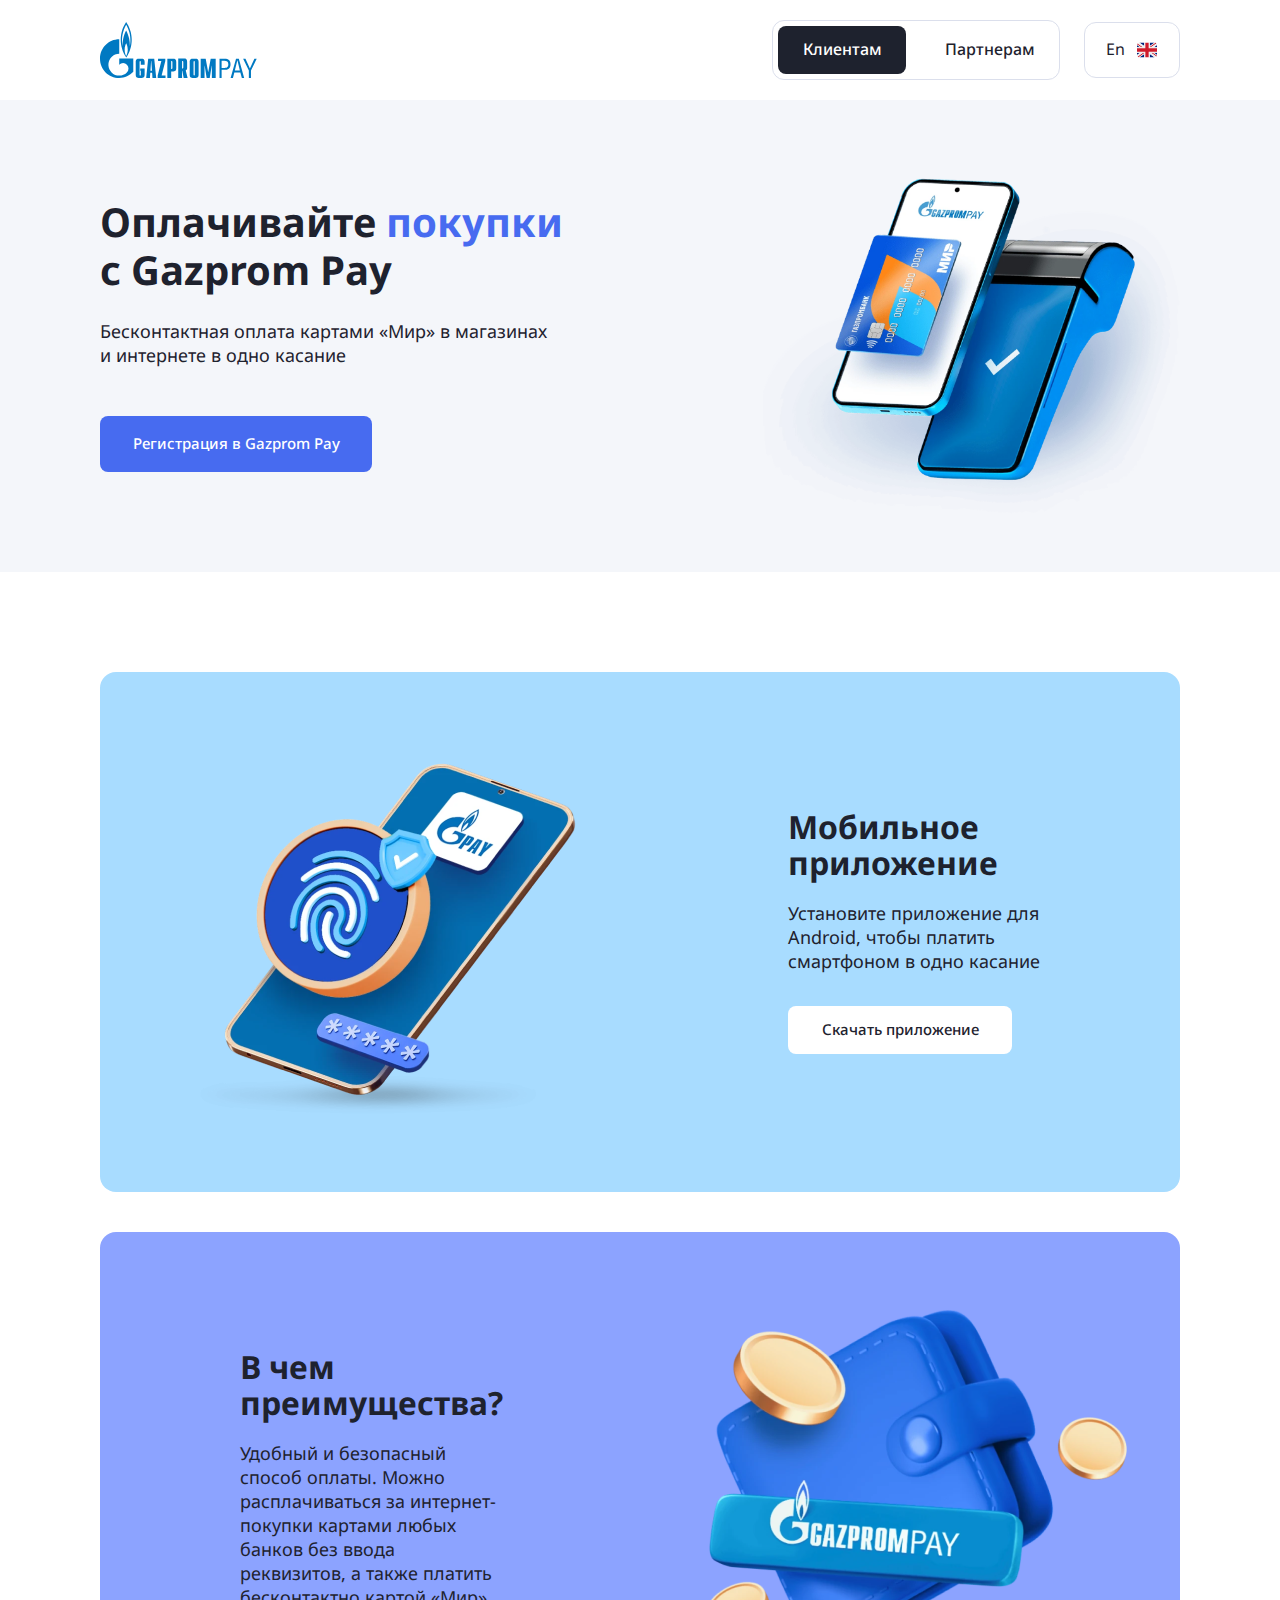
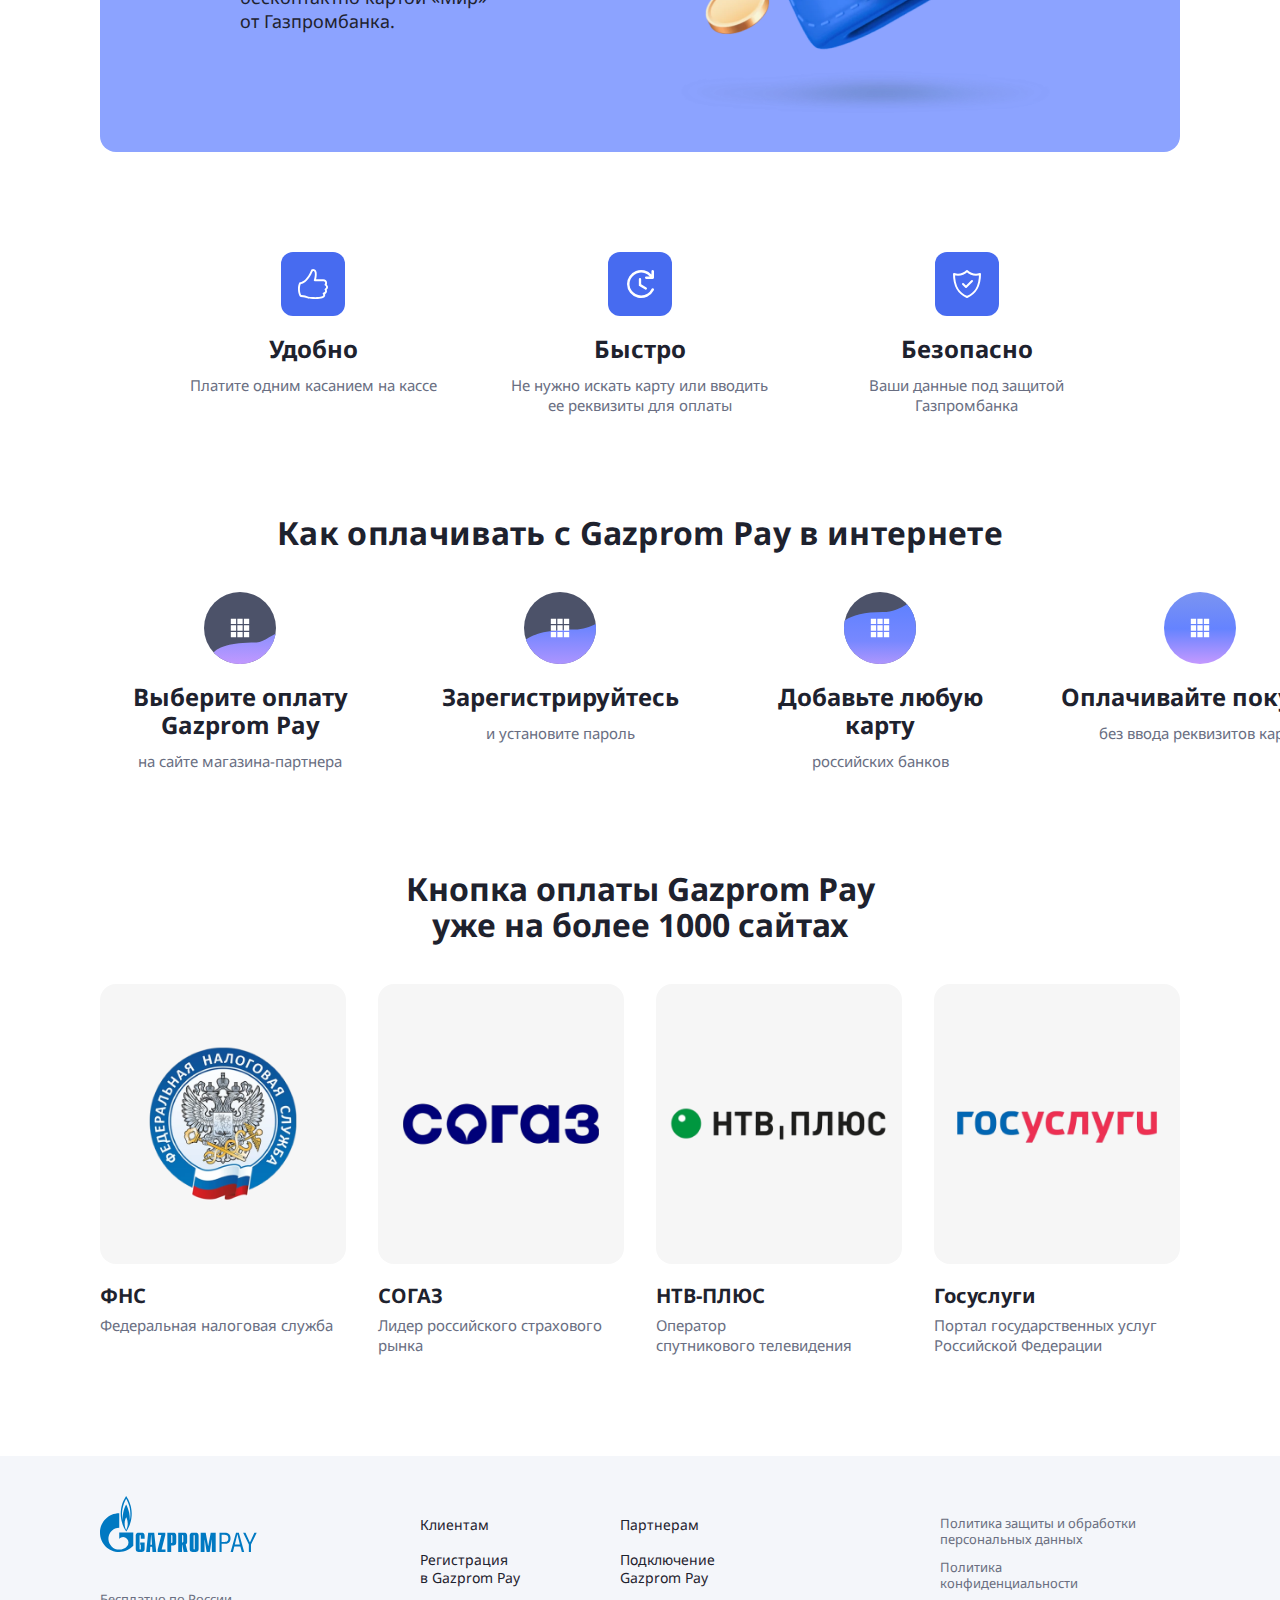
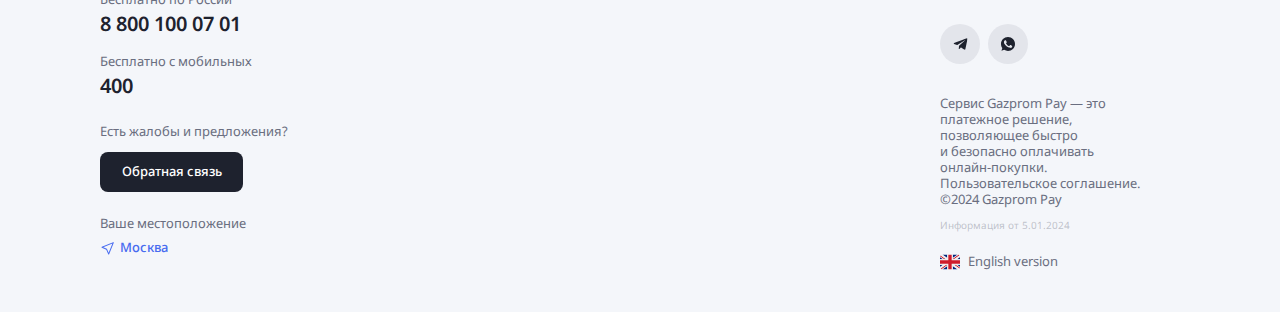
<file: index.html>
<!DOCTYPE html>
<html lang="ru">
  <head>
    <meta charset="UTF-8">
    <meta name="viewport" content="width=device-width, initial-scale=1.0">
    <meta http-equiv="X-UA-Compatible" content="ie=edge">
    <link rel="stylesheet" href="css/style.css">
    <title>Клиентам - Gazprom Pay</title>
  </head>
  <body>
    <header class="header">
      <div class="container">
        <div class="header__wrapper">
          <a class="header__logo-link" href="#" aria-label="Ссылка на главную страницу">
            <svg class="header__logo-image" width="157" height="68" aria-hidden="true">
              <use xlink:href="images/sprite.svg#logo-gazprom-pay"></use>
            </svg>
          </a>
          <div class="header__box">
            <a class="header__btn btn header__btn--active" href="#">
              Клиентам
            </a>
            <a class="header__btn btn btn--fifth" href="partners.html">
              Партнерам
            </a>
          </div>
          <a class="header__language-link" href="#" aria-label="Ссылка на английскую версию сайта">
            En
            <svg class="header__language-icon" width="20" height="20" aria-hidden="true">
              <use xlink:href="images/sprite.svg#icon-flag"></use>
            </svg>
          </a>
          <a href="partners.html" class="header__link">Партнерам</a>
        </div>
      </div>
    </header>
    <main>
      <section class="hero">
        <div class="container">
          <div class="hero__wrapper">
            <div class="hero__content">
              <h1 class="hero__heading">
                Оплачивайте <span class="hero__heading-highlight">покупки</span> с&nbsp;Gazprom&nbsp;Pay
              </h1>
              <p class="hero__description">
                Бесконтактная оплата картами &laquo;Мир&raquo; в&nbsp;магазинах и&nbsp;интернете в&nbsp;одно касание
              </p>
              <a class="btn hero__btn btn--second" href="#">
                Регистрация в&nbsp;Gazprom Pay
              </a>
            </div>
            <picture>
              <source media="(max-width: 767px)" srcset="images/image-terminal-mobile.png 1x, images/image-terminal-mobile@2x.png 2x">
              <source media="(max-width: 1023px)" srcset="images/image-terminal-tablet.png 1x, images/image-terminal-tablet@2x.png 2x">
              <img class="hero__image" src="images/image-terminal-desktop.png" srcset="images/image-terminal-desktop@2x.png 2x" width="660" height="640" alt="Телефон с Газпром пэй поднесён к терминалу">
          </picture>
          </div>
        </div>
      </section>
      <section class="advantages">
        <h2 class="visually-hidden">
          Преимущества Gazprom Pay
        </h2>
        <div class="container">
          <ul class="advantages__main-list">
            <li class="advantages__main-item">
              <div class="card-advantages card-advantages--heavenly">
                <picture class="card-advantages__picture">
                  <source media="(max-width: 767px)" srcset="images/image-mobile-application-mobile.png 1x, images/image-mobile-application-mobile@2x.png 2x">
                  <source media="(max-width: 1023px)" srcset="images/image-mobile-application-tablet.png 1x, images/image-mobile-application-tablet@2x.png 2x">
                  <img class="card-advantages__image" src="images/image-mobile-application-desktop.png" srcset="images/image-mobile-application-desktop@2x.png 2x" width="588" height="520" alt="Мобильное приложение Газпром пэй с биометрией">
                </picture>
                <div class="card-advantages__content">
                  <h3 class="card-advantages__heading">
                    Мобильное приложение
                  </h3>
                  <p class="card-advantages__description">
                    Установите приложение для Android, чтобы платить смартфоном в&nbsp;одно касание
                  </p>
                  <a class="card-advantages__btn btn btn--third" href="#">
                    Скачать приложение
                  </a>
                </div>
              </div>
            </li>
            <li class="advantages__main-item">
              <div class="card-advantages card-advantages--purple card-advantages--reverse">
                <div class="card-advantages__content">
                  <h3 class="card-advantages__heading">
                    В&nbsp;чем преимущества?
                  </h3>
                  <p class="card-advantages__description">
                    Удобный и&nbsp;безопасный способ оплаты. Можно расплачиваться за&nbsp;интернет-покупки картами любых банков без ввода реквизитов, а&nbsp;также платить бесконтактно картой &laquo;Мир&raquo; от&nbsp;Газпромбанка.
                  </p>
                </div>
                <picture class="card-advantages__picture">
                  <source media="(max-width: 767px)" srcset="images/image-wallet-mobile.png 1x, images/image-wallet-mobile@2x.png 2x">
                  <source media="(max-width: 1023px)" srcset="images/image-wallet-tablet.png 1x, images/image-wallet-tablet@2x.png 2x">
                  <img class="card-advantages__image" src="images/image-wallet-desktop.png" srcset="images/image-wallet-desktop@2x.png 2x" width="588" height="520" alt="Кошелёк с логотипом Газпром пэй">
                </picture>
              </div>
            </li>
          </ul>
          <ul class="advantages__list">
            <li class="advantages__list-item">
              <span class="advantages__list-box">
                <svg class="advantages__list-icon" width="32" height="32" aria-hidden="true">
                  <use xlink:href="images/sprite.svg#icon-like"></use>
                </svg>
              </span>
              <h3 class="advantages__list-heading">
                Удобно
              </h3>
              <p class="advantages__list-description">
                Платите одним касанием на кассе
              </p>
            </li>
            <li class="advantages__list-item">
              <span class="advantages__list-box">
                <svg class="advantages__list-icon" width="32" height="32" aria-hidden="true">
                  <use xlink:href="images/sprite.svg#icon-time-update"></use>
                </svg>
              </span>
              <h3 class="advantages__list-heading">
                Быстро
              </h3>
              <p class="advantages__list-description">
                Не&nbsp;нужно искать карту или вводить ее&nbsp;реквизиты для оплаты
              </p>
            </li>
            <li class="advantages__list-item">
              <span class="advantages__list-box">
                <svg class="advantages__list-icon" width="32" height="32" aria-hidden="true">
                  <use xlink:href="images/sprite.svg#icon-security"></use>
                </svg>
              </span>
              <h3 class="advantages__list-heading">
                Безопасно
              </h3>
              <p class="advantages__list-description">
                Ваши данные под защитой Газпромбанка
              </p>
            </li>
          </ul>
        </div>
      </section>
      <section class="how-pay">
        <div class="container">
          <h2 class="how-pay__title">
            Как оплачивать с&nbsp;Gazprom Pay в&nbsp;интернете
          </h2>
          <ul class="how-pay__list">
            <li class="how-pay__item">
              <svg class="how-pay__icon" xmlns="http://www.w3.org/2000/svg" fill="none" width="72" height="72" viewBox="0 0 72 72">
                <circle cx="36" cy="36" r="36" fill="#4C5269"></circle>
                <path fill="url(#icon-step-1-linear)" fill-rule="evenodd" d="M71.562 41.63C68.86 58.837 53.967 72 36 72c-10.399 0-19.768-4.41-26.34-11.46C14.368 55.01 26.076 50.5 52.5 50.5c4.145 0 8.427-2.65 12.618-5.245 2.184-1.35 4.342-2.687 6.444-3.626Z" clip-rule="evenodd"></path>
                <g clip-path="url(#icon-step-1-clip)">
                  <path fill="#fff" d="M26.82 26.82V32.1H32.1V26.82H26.82Zm6.54 0V32.1h5.28V26.82h-5.28Zm6.541 0V32.1h5.279V26.82H39.9Zm-13.08 6.54v5.28h5.278v-5.28H26.82Zm6.54 0v5.28h5.278v-5.28h-5.278Zm6.54 0v5.28h5.279v-5.28H39.9Zm-13.08 6.541v5.279h5.278V39.9H26.82Zm6.54 0v5.279h5.278V39.9h-5.278Zm6.54 0v5.279h5.279V39.9H39.9Z"></path>
                </g>
                <defs>
                  <linearGradient id="icon-step-1-linear" x1="44.983" x2="44.983" y1="41.054" y2="78.546" gradientUnits="userSpaceOnUse">
                    <stop stop-color="#8A90FE"></stop>
                    <stop offset="1" stop-color="#CD9AFF"></stop>
                  </linearGradient>
                  <clipPath id="icon-step-1-clip">
                    <path fill="#fff" d="M26 26h20v20H26z"></path>
                  </clipPath>
                </defs>
              </svg>
              <div class="how-pay__content">
                <h3 class="how-pay__heading">
                  Выберите оплату Gazprom Pay
                </h3>
                <p class="how-pay__description">
                  на&nbsp;сайте магазина-партнера
                </p>
              </div>
            </li>
            <li class="how-pay__item">
              <svg class="how-pay__icon" xmlns="http://www.w3.org/2000/svg" fill="none" width="72" height="72" viewBox="0 0 72 72">
                <circle cx="36" cy="36" r="36" fill="#4C5269"></circle>
                <path fill="url(#icon-step-2-linear)" fill-rule="evenodd" d="M36 72c19.882 0 36-16.118 36-36 0-1.363-.076-2.708-.224-4.032C66.097 34.872 59.14 37.5 50.5 37.5c-25.737 0-40.458 4.233-48.622 10.01 4.8 14.238 18.264 24.49 34.122 24.49Z" clip-rule="evenodd"></path>
                <g clip-path="url(#icon-step-2-clip)">
                  <path fill="#fff" d="M26.82 26.82V32.1H32.1V26.82H26.82Zm6.54 0V32.1h5.28V26.82h-5.28Zm6.541 0V32.1h5.279V26.82H39.9Zm-13.08 6.54v5.28h5.278v-5.28H26.82Zm6.54 0v5.28h5.278v-5.28h-5.278Zm6.54 0v5.28h5.279v-5.28H39.9Zm-13.08 6.541v5.279h5.278V39.9H26.82Zm6.54 0v5.279h5.278V39.9h-5.278Zm6.54 0v5.279h5.279V39.9H39.9Z"></path>
                </g>
                <defs>
                  <linearGradient id="icon-step-2-linear" x1="41.892" x2="41.892" y1="31.21" y2="80.628" gradientUnits="userSpaceOnUse">
                    <stop stop-color="#6683FF"></stop>
                    <stop offset="1" stop-color="#BB98FF"></stop>
                  </linearGradient>
                  <clipPath id="icon-step-2-clip">
                    <path fill="#fff" d="M26 26h20v20H26z"></path>
                  </clipPath>
                </defs>
              </svg>
              <div class="how-pay__content">
                <h3 class="how-pay__heading">
                  Зарегистрируйтесь
                </h3>
                <p class="how-pay__description">
                  и&nbsp;установите пароль
                </p>
              </div>
            </li>
            <li class="how-pay__item">
              <svg class="how-pay__icon" xmlns="http://www.w3.org/2000/svg" fill="none" width="72" height="72" viewBox="0 0 72 72">
                <circle cx="36" cy="36" r="36" fill="#4C5269"></circle>
                <path fill="url(#icon-step-3-linear)" fill-rule="evenodd" d="M36 72c19.882 0 36-16.118 36-36a35.864 35.864 0 0 0-8.988-23.8C56.28 16.178 48.142 20 39 20 20.493 20 8.441 23.341.796 28.434A36.143 36.143 0 0 0 0 36c0 19.882 16.118 36 36 36Z" clip-rule="evenodd"></path>
                <g clip-path="url(#icon-step-3-clip)">
                  <path fill="#fff" d="M26.82 26.82V32.1H32.1V26.82H26.82Zm6.54 0V32.1h5.28V26.82h-5.28Zm6.541 0V32.1h5.279V26.82H39.9Zm-13.08 6.54v5.28h5.278v-5.28H26.82Zm6.54 0v5.28h5.278v-5.28h-5.278Zm6.54 0v5.28h5.279v-5.28H39.9Zm-13.08 6.541v5.279h5.278V39.9H26.82Zm6.54 0v5.279h5.278V39.9h-5.278Zm6.54 0v5.279h5.279V39.9H39.9Z"></path>
                </g>
                <defs>
                  <linearGradient id="icon-step-3-linear" x1="41.085" x2="41.085" y1="11.068" y2="84.889" gradientUnits="userSpaceOnUse">
                    <stop stop-color="#5E81FF"></stop>
                    <stop offset=".516" stop-color="#78F"></stop>
                    <stop offset="1" stop-color="#CD9DFC"></stop>
                  </linearGradient>
                  <clipPath id="icon-step-3-clip">
                    <path fill="#fff" d="M26 26h20v20H26z"></path>
                  </clipPath>
                </defs>
              </svg>
              <div class="how-pay__content">
                <h3 class="how-pay__heading">
                  Добавьте любую карту
                </h3>
                <p class="how-pay__description">
                  российских банков
                </p>
              </div>
            </li>
            <li class="how-pay__item">
              <svg class="how-pay__icon" xmlns="http://www.w3.org/2000/svg" fill="none" width="72" height="72" viewBox="0 0 72 72">
                <circle cx="36" cy="36" r="36" fill="url(#icon-step-4-linear)"></circle>
                <g clip-path="url(#icon-step-4-clip)">
                  <path fill="#fff" d="M26.82 26.82V32.1H32.1V26.82H26.82Zm6.54 0V32.1h5.28V26.82h-5.28Zm6.541 0V32.1h5.279V26.82H39.9Zm-13.08 6.54v5.28h5.278v-5.28H26.82Zm6.54 0v5.28h5.278v-5.28h-5.278Zm6.54 0v5.28h5.279v-5.28H39.9Zm-13.08 6.541v5.279h5.278V39.9H26.82Zm6.54 0v5.279h5.278V39.9h-5.278Zm6.54 0v5.279h5.279V39.9H39.9Z"></path>
                </g>
                <defs>
                  <linearGradient id="icon-step-4-linear" x1="36" x2="36" y1="0" y2="72" gradientUnits="userSpaceOnUse">
                    <stop stop-color="#7B94F1"></stop>
                    <stop offset=".51" stop-color="#6583FF"></stop>
                    <stop offset="1" stop-color="#C499FF"></stop>
                  </linearGradient>
                  <clipPath id="icon-step-4-clip">
                    <path fill="#fff" d="M26 26h20v20H26z"></path>
                  </clipPath>
                </defs>
              </svg>
              <div class="how-pay__content">
                <h3 class="how-pay__heading">
                  Оплачивайте покупки
                </h3>
                <p class="how-pay__description">
                  без ввода реквизитов карты
                </p>
              </div>
            </li>
          </ul>
        </div>
      </section>
      <section class="payment">
        <div class="container">
          <h2 class="payment__title">
            Кнопка оплаты Gazprom Pay уже на&nbsp;более 1000 сайтах
          </h2>
          <ul class="payment__list">
            <li class="payment__item">
              <picture class="payment__picture">                
                <source media="(max-width: 767px)" srcset="images/logo-fns-mobile.png 1x, images/logo-fns-mobile@2x.png 2x">
                <source media="(max-width: 1023px)" srcset="images/logo-fns-tablet.png 1x, images/logo-fns-tablet@2x.png 2x">
                <img class="payment__image" src="images/logo-fns-desktop.png" srcset="images/logo-fns-desktop@2x.png 2x" width="286" height="326" alt="Логотип ФНС">
              </picture>
              <h3 class="payment__heading">
                ФНС
              </h3>
              <p class="payment__description">
                Федеральная налоговая служба
              </p>
            </li>
            <li class="payment__item">
              <picture class="payment__picture">
                <source media="(max-width: 767px)" srcset="images/logo-sogaz-mobile.png 1x, images/logo-sogaz-mobile@2x.png 2x">
                <source media="(max-width: 1023px)" srcset="images/logo-sogaz-tablet.png 1x, images/logo-sogaz-tablet@2x.png 2x">
                <img class="payment__image" src="images/logo-sogaz-desktop.png" srcset="images/logo-sogaz-desktop@2x.png 2x" width="286" height="326" alt="Логотип СОГАЗ">
              </picture>
              <h3 class="payment__heading">
                СОГАЗ
              </h3>
              <p class="payment__description">
                Лидер российского страхового рынка
              </p>
            </li>
            <li class="payment__item">
              <picture class="payment__picture">
                <source media="(max-width: 767px)" srcset="images/logo-ntv-plus-mobile.png 1x, images/logo-ntv-plus-mobile@2x.png 2x">
                <source media="(max-width: 1023px)" srcset="images/logo-ntv-plus-tablet.png 1x, images/logo-ntv-plus-tablet@2x.png 2x">
                <img class="payment__image" src="images/logo-ntv-plus-desktop.png" srcset="images/logo-ntv-plus-desktop@2x.png 2x" width="286" height="326" alt="Логотип НТВ-ПЛЮС">
              </picture>
              <h3 class="payment__heading">
                НТВ-ПЛЮС
              </h3>
              <p class="payment__description">
                Оператор<br> спутникового телевидения
              </p>
            </li>
            <li class="payment__item">
              <picture class="payment__picture">
                <source media="(max-width: 767px)" srcset="images/logo-state-services-mobile.png 1x, images/logo-state-services-mobile@2x.png 2x">
                <source media="(max-width: 1023px)" srcset="images/logo-state-services-tablet.png 1x, images/logo-state-services-tablet@2x.png 2x">
                <img class="payment__image" src="images/logo-state-services-desktop.png" srcset="images/logo-state-services-desktop@2x.png 2x" width="286" height="326" alt="Логотип Госуслуг">
              </picture>
              <h3 class="payment__heading">
                Госуслуги
              </h3>
              <p class="payment__description">
                Портал государственных услуг Российской Федерации
              </p>
            </li>
          </ul>
        </div>
      </section>
    </main>
    <footer class="footer">
      <div class="container">
        <div class="footer__wrapper">
          <div class="footer__left">
            <a class="footer__logo-link" href="#" aria-label="Ссылка на главную страницу">
              <svg class="footer__logo-image" width="157" height="56" aria-hidden="true">
                <use xlink:href="images/sprite.svg#logo-gazprom-pay"></use>
              </svg>
            </a>
            <div class="footer__contacts">
              <div class="footer__phone">
                <span class="footer__phone-text">
                  Бесплатно по&nbsp;России
                </span>
                <a class="footer__phone-link" href="tel:88001000701">
                  8&nbsp;800&nbsp;100 07&nbsp;01
                </a>
              </div>
              <div class="footer__phone">
                <span class="footer__phone-text">
                  Бесплатно с&nbsp;мобильных
                </span>
                <a class="footer__phone-link" href="tel:400">
                  400
                </a>
              </div>
            </div>
            <div class="footer__feedback">
              <span class="footer__feedback-text">
                Есть жалобы и&nbsp;предложения?
              </span>
              <button class="btn footer__feedback-btn btn--sixth" type="button">
                Обратная связь
              </button>
            </div>
            <div class="footer__location">
              <span class="footer__location-text">
                Ваше местоположение
              </span>
              <a class="footer__location-link" href="#">
                <svg class="footer__location-icon" width="16" height="16" aria-hidden="true">
                  <use xlink:href="images/sprite.svg#icon-location"></use>
                </svg>
                Москва
              </a>
            </div>
          </div>
          <ul class="footer__nav-list">
            <li class="footer__nav-item">
              <a class="footer__nav-link" href="#">
                Клиентам
              </a>
            </li>
            <li class="footer__nav-item">
              <a class="footer__nav-link" href="#">
                Партнерам
              </a>
            </li>
            <li class="footer__nav-item">
              <a class="footer__nav-link" href="#">
                Регистрация в&nbsp;Gazprom Pay
              </a>
            </li>
            <li class="footer__nav-item">
              <a class="footer__nav-link" href="#">
                Подключение Gazprom Pay
              </a>
            </li>
          </ul>
          <div class="footer__right">
            <div class="footer__policy">
              <a class="footer__policy-link" href="#">
                Политика защиты и&nbsp;обработки персональных данных
              </a>
              <a class="footer__policy-link" href="#">
                Политика конфиденциальности
              </a>
            </div>
            <ul class="socials footer__socials">
              <li class="socials__item">
                <a class="socials__link" href="#" aria-label="Ссылка на Телеграм">
                  <svg class="socials__icon" width="15" height="12" aria-hidden="true">
                    <use xlink:href="images/sprite.svg#icon-telegram"></use>
                  </svg>
                </a>
              </li>
              <li class="socials__item">
                <a class="socials__link" href="#" aria-label="ссылка на WhatsUp">
                  <svg class="socials__icon" width="14" height="14" aria-hidden="true">
                    <use xlink:href="images/sprite.svg#icon-whatsapp"></use>
                  </svg>
                </a>
              </li>
            </ul>
            <div class="footer__copyright">
              <p class="footer__copyright-text">
                Сервис Gazprom Pay&nbsp;&mdash; это платежное решение, позволяющее быстро и&nbsp;безопасно оплачивать онлайн-покупки. <a class="footer__copyright-link" href="#">Пользовательское соглашение</a>. &copy;2024&nbsp;Gazprom Pay
              </p>
              <span class="footer__copyright-date">
                Информация от&nbsp;5.01.2024
              </span>
            </div>
            <a class="footer__language-link" href="#" aria-label="Ссылка на английскую версию сайта">
              <svg class="footer__language-icon" width="20" height="20" aria-hidden="true">
                <use xlink:href="images/sprite.svg#icon-flag"></use>
              </svg>
              English version
            </a>
          </div>
        </div>
      </div>
    </footer>
  </body>
</html>
</file>
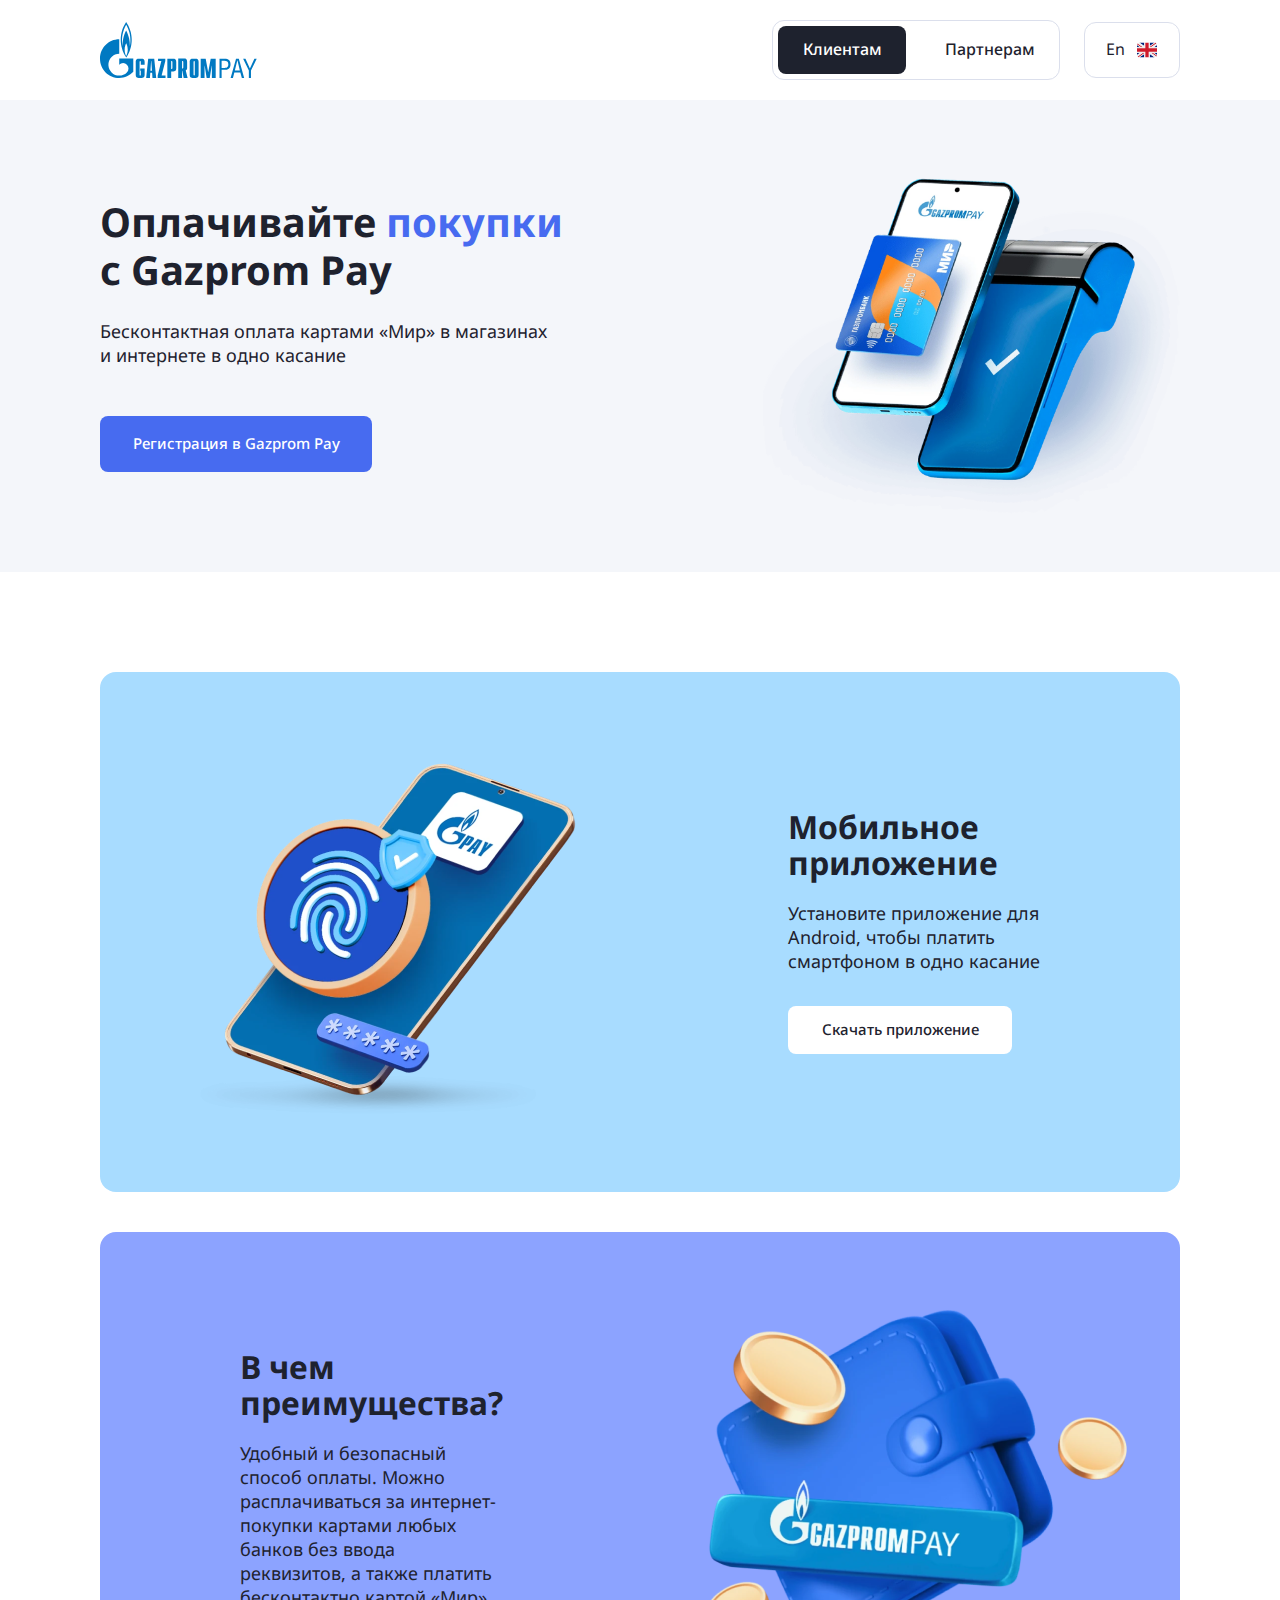
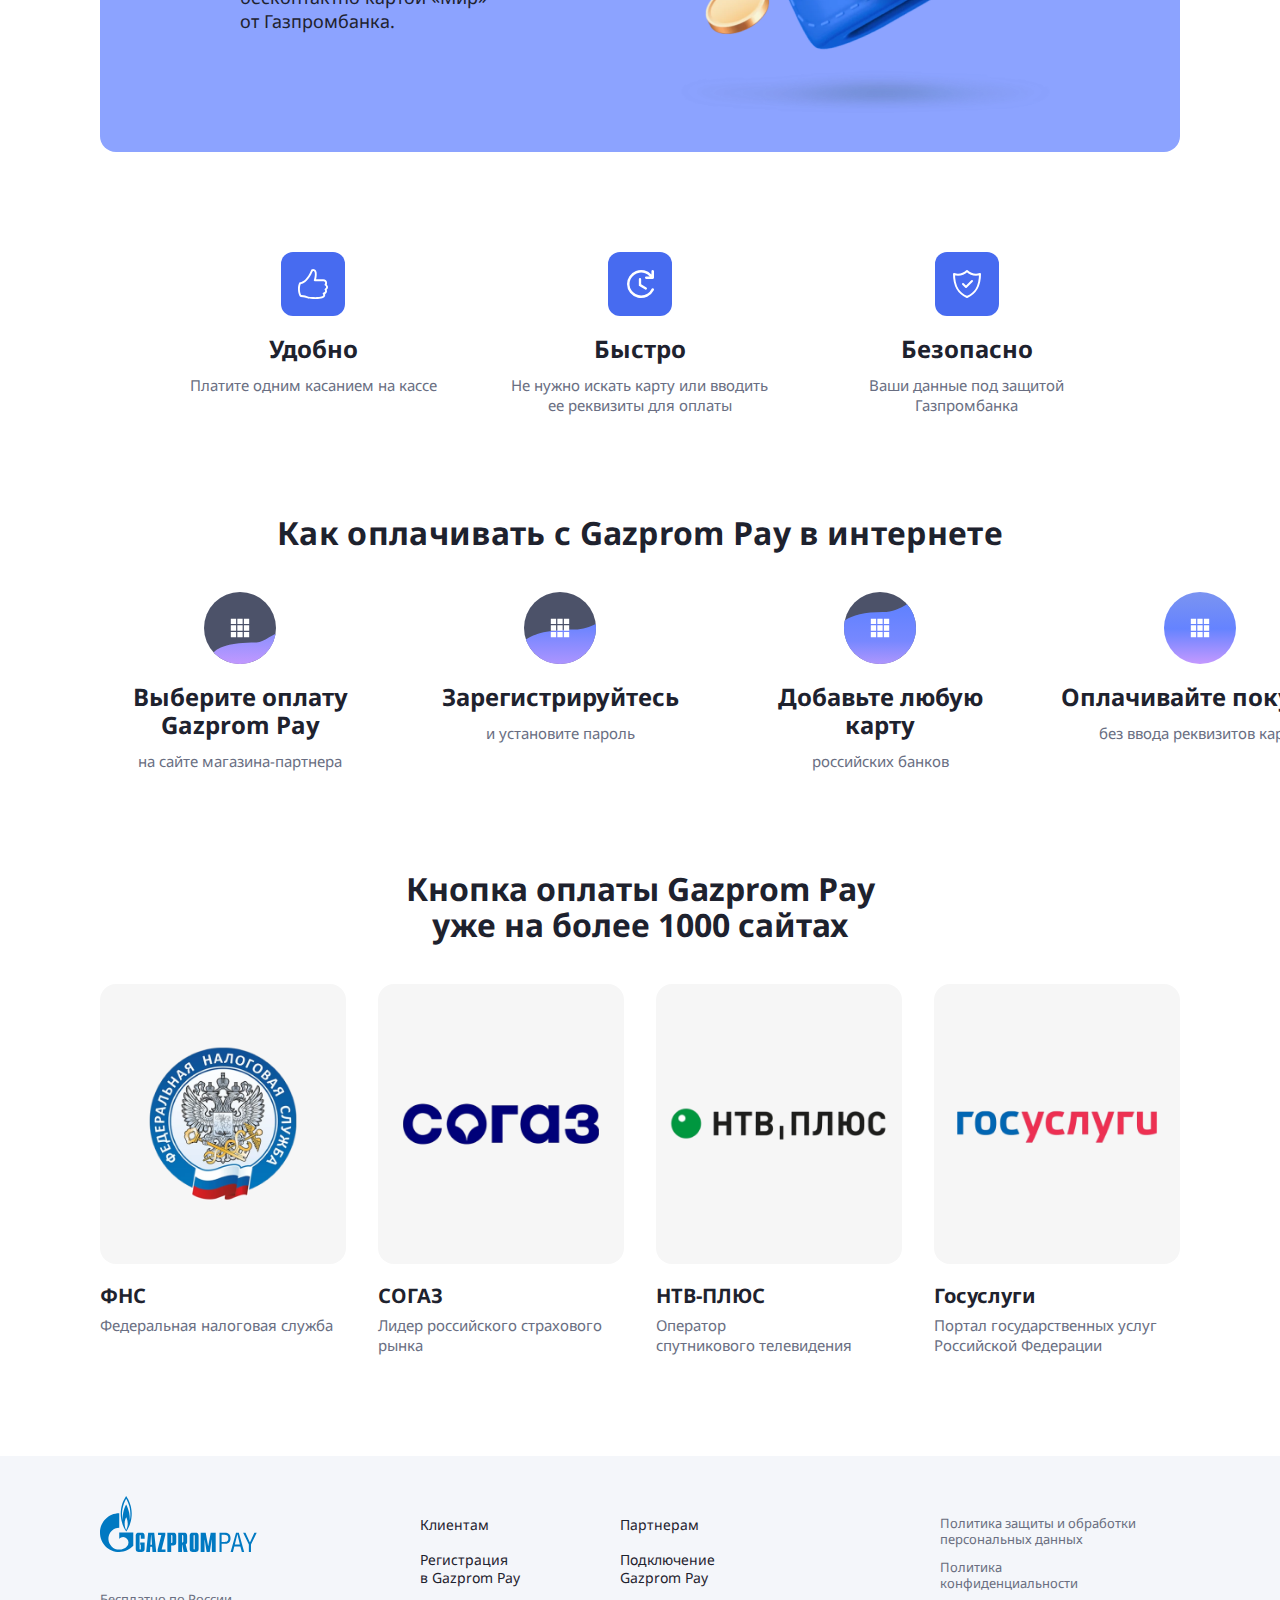
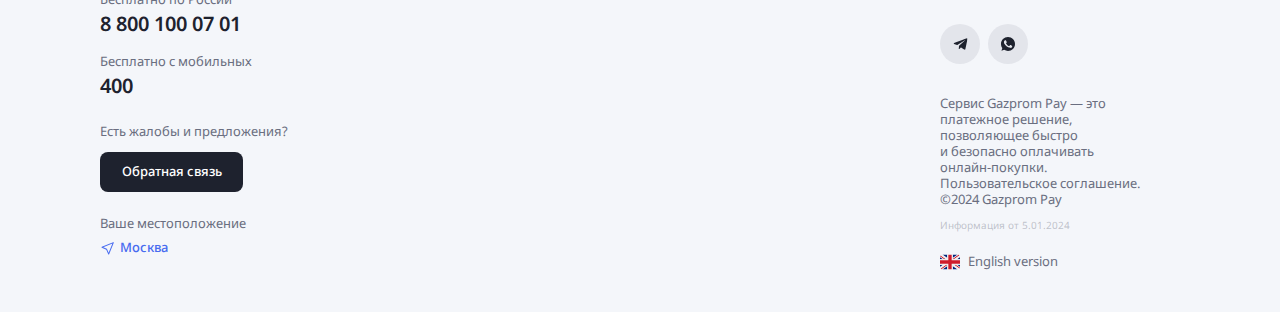
<file: clients.html>
<!DOCTYPE html>
<html lang="ru">
  <head>
    <meta charset="UTF-8">
    <meta name="viewport" content="width=device-width, initial-scale=1.0">
    <meta http-equiv="X-UA-Compatible" content="ie=edge">
    <link rel="stylesheet" href="css/style.css">
    <title>Клиентам - Gazprom Pay</title>
  </head>
  <body>
    <header class="header">
      <div class="container">
        <div class="header__wrapper">
          <a class="header__logo-link" href="#" aria-label="Ссылка на главную страницу">
            <svg class="header__logo-image" width="157" height="68" aria-hidden="true">
              <use xlink:href="images/sprite.svg#logo-gazprom-pay"></use>
            </svg>
          </a>
          <div class="header__box">
            <a class="header__btn btn header__btn--active" href="#">
              Клиентам
            </a>
            <a class="header__btn btn btn--fifth" href="#">
              Партнерам
            </a>
          </div>
          <a class="header__language-link" href="#" aria-label="Ссылка на английскую версию сайта">
            En
            <svg class="header__language-icon" width="20" height="20" aria-hidden="true">
              <use xlink:href="images/sprite.svg#icon-flag"></use>
            </svg>
          </a>
          <a href="partners.html" class="header__link">Партнерам</a>
        </div>
      </div>
    </header>
    <main>
      <section class="hero">
        <div class="container">
          <div class="hero__wrapper">
            <div class="hero__content">
              <h1 class="hero__heading">
                Оплачивайте <span class="hero__heading-highlight">покупки</span> с&nbsp;Gazprom&nbsp;Pay
              </h1>
              <p class="hero__description">
                Бесконтактная оплата картами &laquo;Мир&raquo; в&nbsp;магазинах и&nbsp;интернете в&nbsp;одно касание
              </p>
              <a class="btn hero__btn btn--second" href="#">
                Регистрация в&nbsp;Gazprom Pay
              </a>
            </div>
            <picture>
              <source media="(max-width: 767px)" srcset="images/image-terminal-mobile.png 1x, images/image-terminal-mobile@2x.png 2x">
              <source media="(max-width: 1023px)" srcset="images/image-terminal-tablet.png 1x, images/image-terminal-tablet@2x.png 2x">
              <img class="hero__image" src="images/image-terminal-desktop.png" srcset="images/image-terminal-desktop@2x.png 2x" width="660" height="640" alt="Телефон с Газпром пэй поднесён к терминалу">
          </picture>
          </div>
        </div>
      </section>
      <section class="advantages">
        <h2 class="visually-hidden">
          Преимущества Gazprom Pay
        </h2>
        <div class="container">
          <ul class="advantages__main-list">
            <li class="advantages__main-item">
              <div class="card-advantages card-advantages--heavenly">
                <picture class="card-advantages__picture">
                  <source media="(max-width: 767px)" srcset="images/image-mobile-application-mobile.png 1x, images/image-mobile-application-mobile@2x.png 2x">
                  <source media="(max-width: 1023px)" srcset="images/image-mobile-application-tablet.png 1x, images/image-mobile-application-tablet@2x.png 2x">
                  <img class="card-advantages__image" src="images/image-mobile-application-desktop.png" srcset="images/image-mobile-application-desktop@2x.png 2x" width="588" height="520" alt="Мобильное приложение Газпром пэй с биометрией">
                </picture>
                <div class="card-advantages__content">
                  <h3 class="card-advantages__heading">
                    Мобильное приложение
                  </h3>
                  <p class="card-advantages__description">
                    Установите приложение для Android, чтобы платить смартфоном в&nbsp;одно касание
                  </p>
                  <a class="card-advantages__btn btn btn--third" href="#">
                    Скачать приложение
                  </a>
                </div>
              </div>
            </li>
            <li class="advantages__main-item">
              <div class="card-advantages card-advantages--purple card-advantages--reverse">
                <div class="card-advantages__content">
                  <h3 class="card-advantages__heading">
                    В&nbsp;чем преимущества?
                  </h3>
                  <p class="card-advantages__description">
                    Удобный и&nbsp;безопасный способ оплаты. Можно расплачиваться за&nbsp;интернет-покупки картами любых банков без ввода реквизитов, а&nbsp;также платить бесконтактно картой &laquo;Мир&raquo; от&nbsp;Газпромбанка.
                  </p>
                </div>
                <picture class="card-advantages__picture">
                  <source media="(max-width: 767px)" srcset="images/image-wallet-mobile.png 1x, images/image-wallet-mobile@2x.png 2x">
                  <source media="(max-width: 1023px)" srcset="images/image-wallet-tablet.png 1x, images/image-wallet-tablet@2x.png 2x">
                  <img class="card-advantages__image" src="images/image-wallet-desktop.png" srcset="images/image-wallet-desktop@2x.png 2x" width="588" height="520" alt="Кошелёк с логотипом Газпром пэй">
                </picture>
              </div>
            </li>
          </ul>
          <ul class="advantages__list">
            <li class="advantages__list-item">
              <span class="advantages__list-box">
                <svg class="advantages__list-icon" width="32" height="32" aria-hidden="true">
                  <use xlink:href="images/sprite.svg#icon-like"></use>
                </svg>
              </span>
              <h3 class="advantages__list-heading">
                Удобно
              </h3>
              <p class="advantages__list-description">
                Платите одним касанием на кассе
              </p>
            </li>
            <li class="advantages__list-item">
              <span class="advantages__list-box">
                <svg class="advantages__list-icon" width="32" height="32" aria-hidden="true">
                  <use xlink:href="images/sprite.svg#icon-time-update"></use>
                </svg>
              </span>
              <h3 class="advantages__list-heading">
                Быстро
              </h3>
              <p class="advantages__list-description">
                Не&nbsp;нужно искать карту или вводить ее&nbsp;реквизиты для оплаты
              </p>
            </li>
            <li class="advantages__list-item">
              <span class="advantages__list-box">
                <svg class="advantages__list-icon" width="32" height="32" aria-hidden="true">
                  <use xlink:href="images/sprite.svg#icon-security"></use>
                </svg>
              </span>
              <h3 class="advantages__list-heading">
                Безопасно
              </h3>
              <p class="advantages__list-description">
                Ваши данные под защитой Газпромбанка
              </p>
            </li>
          </ul>
        </div>
      </section>
      <section class="how-pay">
        <div class="container">
          <h2 class="how-pay__title">
            Как оплачивать с&nbsp;Gazprom Pay в&nbsp;интернете
          </h2>
          <ul class="how-pay__list">
            <li class="how-pay__item">
              <svg class="how-pay__icon" xmlns="http://www.w3.org/2000/svg" fill="none" width="72" height="72" viewBox="0 0 72 72">
                <circle cx="36" cy="36" r="36" fill="#4C5269"></circle>
                <path fill="url(#icon-step-1-linear)" fill-rule="evenodd" d="M71.562 41.63C68.86 58.837 53.967 72 36 72c-10.399 0-19.768-4.41-26.34-11.46C14.368 55.01 26.076 50.5 52.5 50.5c4.145 0 8.427-2.65 12.618-5.245 2.184-1.35 4.342-2.687 6.444-3.626Z" clip-rule="evenodd"></path>
                <g clip-path="url(#icon-step-1-clip)">
                  <path fill="#fff" d="M26.82 26.82V32.1H32.1V26.82H26.82Zm6.54 0V32.1h5.28V26.82h-5.28Zm6.541 0V32.1h5.279V26.82H39.9Zm-13.08 6.54v5.28h5.278v-5.28H26.82Zm6.54 0v5.28h5.278v-5.28h-5.278Zm6.54 0v5.28h5.279v-5.28H39.9Zm-13.08 6.541v5.279h5.278V39.9H26.82Zm6.54 0v5.279h5.278V39.9h-5.278Zm6.54 0v5.279h5.279V39.9H39.9Z"></path>
                </g>
                <defs>
                  <linearGradient id="icon-step-1-linear" x1="44.983" x2="44.983" y1="41.054" y2="78.546" gradientUnits="userSpaceOnUse">
                    <stop stop-color="#8A90FE"></stop>
                    <stop offset="1" stop-color="#CD9AFF"></stop>
                  </linearGradient>
                  <clipPath id="icon-step-1-clip">
                    <path fill="#fff" d="M26 26h20v20H26z"></path>
                  </clipPath>
                </defs>
              </svg>
              <div class="how-pay__content">
                <h3 class="how-pay__heading">
                  Выберите оплату Gazprom Pay
                </h3>
                <p class="how-pay__description">
                  на&nbsp;сайте магазина-партнера
                </p>
              </div>
            </li>
            <li class="how-pay__item">
              <svg class="how-pay__icon" xmlns="http://www.w3.org/2000/svg" fill="none" width="72" height="72" viewBox="0 0 72 72">
                <circle cx="36" cy="36" r="36" fill="#4C5269"></circle>
                <path fill="url(#icon-step-2-linear)" fill-rule="evenodd" d="M36 72c19.882 0 36-16.118 36-36 0-1.363-.076-2.708-.224-4.032C66.097 34.872 59.14 37.5 50.5 37.5c-25.737 0-40.458 4.233-48.622 10.01 4.8 14.238 18.264 24.49 34.122 24.49Z" clip-rule="evenodd"></path>
                <g clip-path="url(#icon-step-2-clip)">
                  <path fill="#fff" d="M26.82 26.82V32.1H32.1V26.82H26.82Zm6.54 0V32.1h5.28V26.82h-5.28Zm6.541 0V32.1h5.279V26.82H39.9Zm-13.08 6.54v5.28h5.278v-5.28H26.82Zm6.54 0v5.28h5.278v-5.28h-5.278Zm6.54 0v5.28h5.279v-5.28H39.9Zm-13.08 6.541v5.279h5.278V39.9H26.82Zm6.54 0v5.279h5.278V39.9h-5.278Zm6.54 0v5.279h5.279V39.9H39.9Z"></path>
                </g>
                <defs>
                  <linearGradient id="icon-step-2-linear" x1="41.892" x2="41.892" y1="31.21" y2="80.628" gradientUnits="userSpaceOnUse">
                    <stop stop-color="#6683FF"></stop>
                    <stop offset="1" stop-color="#BB98FF"></stop>
                  </linearGradient>
                  <clipPath id="icon-step-2-clip">
                    <path fill="#fff" d="M26 26h20v20H26z"></path>
                  </clipPath>
                </defs>
              </svg>
              <div class="how-pay__content">
                <h3 class="how-pay__heading">
                  Зарегистрируйтесь
                </h3>
                <p class="how-pay__description">
                  и&nbsp;установите пароль
                </p>
              </div>
            </li>
            <li class="how-pay__item">
              <svg class="how-pay__icon" xmlns="http://www.w3.org/2000/svg" fill="none" width="72" height="72" viewBox="0 0 72 72">
                <circle cx="36" cy="36" r="36" fill="#4C5269"></circle>
                <path fill="url(#icon-step-3-linear)" fill-rule="evenodd" d="M36 72c19.882 0 36-16.118 36-36a35.864 35.864 0 0 0-8.988-23.8C56.28 16.178 48.142 20 39 20 20.493 20 8.441 23.341.796 28.434A36.143 36.143 0 0 0 0 36c0 19.882 16.118 36 36 36Z" clip-rule="evenodd"></path>
                <g clip-path="url(#icon-step-3-clip)">
                  <path fill="#fff" d="M26.82 26.82V32.1H32.1V26.82H26.82Zm6.54 0V32.1h5.28V26.82h-5.28Zm6.541 0V32.1h5.279V26.82H39.9Zm-13.08 6.54v5.28h5.278v-5.28H26.82Zm6.54 0v5.28h5.278v-5.28h-5.278Zm6.54 0v5.28h5.279v-5.28H39.9Zm-13.08 6.541v5.279h5.278V39.9H26.82Zm6.54 0v5.279h5.278V39.9h-5.278Zm6.54 0v5.279h5.279V39.9H39.9Z"></path>
                </g>
                <defs>
                  <linearGradient id="icon-step-3-linear" x1="41.085" x2="41.085" y1="11.068" y2="84.889" gradientUnits="userSpaceOnUse">
                    <stop stop-color="#5E81FF"></stop>
                    <stop offset=".516" stop-color="#78F"></stop>
                    <stop offset="1" stop-color="#CD9DFC"></stop>
                  </linearGradient>
                  <clipPath id="icon-step-3-clip">
                    <path fill="#fff" d="M26 26h20v20H26z"></path>
                  </clipPath>
                </defs>
              </svg>
              <div class="how-pay__content">
                <h3 class="how-pay__heading">
                  Добавьте любую карту
                </h3>
                <p class="how-pay__description">
                  российских банков
                </p>
              </div>
            </li>
            <li class="how-pay__item">
              <svg class="how-pay__icon" xmlns="http://www.w3.org/2000/svg" fill="none" width="72" height="72" viewBox="0 0 72 72">
                <circle cx="36" cy="36" r="36" fill="url(#icon-step-4-linear)"></circle>
                <g clip-path="url(#icon-step-4-clip)">
                  <path fill="#fff" d="M26.82 26.82V32.1H32.1V26.82H26.82Zm6.54 0V32.1h5.28V26.82h-5.28Zm6.541 0V32.1h5.279V26.82H39.9Zm-13.08 6.54v5.28h5.278v-5.28H26.82Zm6.54 0v5.28h5.278v-5.28h-5.278Zm6.54 0v5.28h5.279v-5.28H39.9Zm-13.08 6.541v5.279h5.278V39.9H26.82Zm6.54 0v5.279h5.278V39.9h-5.278Zm6.54 0v5.279h5.279V39.9H39.9Z"></path>
                </g>
                <defs>
                  <linearGradient id="icon-step-4-linear" x1="36" x2="36" y1="0" y2="72" gradientUnits="userSpaceOnUse">
                    <stop stop-color="#7B94F1"></stop>
                    <stop offset=".51" stop-color="#6583FF"></stop>
                    <stop offset="1" stop-color="#C499FF"></stop>
                  </linearGradient>
                  <clipPath id="icon-step-4-clip">
                    <path fill="#fff" d="M26 26h20v20H26z"></path>
                  </clipPath>
                </defs>
              </svg>
              <div class="how-pay__content">
                <h3 class="how-pay__heading">
                  Оплачивайте покупки
                </h3>
                <p class="how-pay__description">
                  без ввода реквизитов карты
                </p>
              </div>
            </li>
          </ul>
        </div>
      </section>
      <section class="payment">
        <div class="container">
          <h2 class="payment__title">
            Кнопка оплаты Gazprom Pay уже на&nbsp;более 1000 сайтах
          </h2>
          <ul class="payment__list">
            <li class="payment__item">
              <picture class="payment__picture">                
                <source media="(max-width: 767px)" srcset="images/logo-fns-mobile.png 1x, images/logo-fns-mobile@2x.png 2x">
                <source media="(max-width: 1023px)" srcset="images/logo-fns-tablet.png 1x, images/logo-fns-tablet@2x.png 2x">
                <img class="payment__image" src="images/logo-fns-desktop.png" srcset="images/logo-fns-desktop@2x.png 2x" width="286" height="326" alt="Логотип ФНС">
              </picture>
              <h3 class="payment__heading">
                ФНС
              </h3>
              <p class="payment__description">
                Федеральная налоговая служба
              </p>
            </li>
            <li class="payment__item">
              <picture class="payment__picture">
                <source media="(max-width: 767px)" srcset="images/logo-sogaz-mobile.png 1x, images/logo-sogaz-mobile@2x.png 2x">
                <source media="(max-width: 1023px)" srcset="images/logo-sogaz-tablet.png 1x, images/logo-sogaz-tablet@2x.png 2x">
                <img class="payment__image" src="images/logo-sogaz-desktop.png" srcset="images/logo-sogaz-desktop@2x.png 2x" width="286" height="326" alt="Логотип СОГАЗ">
              </picture>
              <h3 class="payment__heading">
                СОГАЗ
              </h3>
              <p class="payment__description">
                Лидер российского страхового рынка
              </p>
            </li>
            <li class="payment__item">
              <picture class="payment__picture">
                <source media="(max-width: 767px)" srcset="images/logo-ntv-plus-mobile.png 1x, images/logo-ntv-plus-mobile@2x.png 2x">
                <source media="(max-width: 1023px)" srcset="images/logo-ntv-plus-tablet.png 1x, images/logo-ntv-plus-tablet@2x.png 2x">
                <img class="payment__image" src="images/logo-ntv-plus-desktop.png" srcset="images/logo-ntv-plus-desktop@2x.png 2x" width="286" height="326" alt="Логотип НТВ-ПЛЮС">
              </picture>
              <h3 class="payment__heading">
                НТВ-ПЛЮС
              </h3>
              <p class="payment__description">
                Оператор<br> спутникового телевидения
              </p>
            </li>
            <li class="payment__item">
              <picture class="payment__picture">
                <source media="(max-width: 767px)" srcset="images/logo-state-services-mobile.png 1x, images/logo-state-services-mobile@2x.png 2x">
                <source media="(max-width: 1023px)" srcset="images/logo-state-services-tablet.png 1x, images/logo-state-services-tablet@2x.png 2x">
                <img class="payment__image" src="images/logo-state-services-desktop.png" srcset="images/logo-state-services-desktop@2x.png 2x" width="286" height="326" alt="Логотип Госуслуг">
              </picture>
              <h3 class="payment__heading">
                Госуслуги
              </h3>
              <p class="payment__description">
                Портал государственных услуг Российской Федерации
              </p>
            </li>
          </ul>
        </div>
      </section>
    </main>
    <footer class="footer">
      <div class="container">
        <div class="footer__wrapper">
          <div class="footer__left">
            <a class="footer__logo-link" href="#" aria-label="Ссылка на главную страницу">
              <svg class="footer__logo-image" width="157" height="56" aria-hidden="true">
                <use xlink:href="images/sprite.svg#logo-gazprom-pay"></use>
              </svg>
            </a>
            <div class="footer__contacts">
              <div class="footer__phone">
                <span class="footer__phone-text">
                  Бесплатно по&nbsp;России
                </span>
                <a class="footer__phone-link" href="tel:88001000701">
                  8&nbsp;800&nbsp;100 07&nbsp;01
                </a>
              </div>
              <div class="footer__phone">
                <span class="footer__phone-text">
                  Бесплатно с&nbsp;мобильных
                </span>
                <a class="footer__phone-link" href="tel:400">
                  400
                </a>
              </div>
            </div>
            <div class="footer__feedback">
              <span class="footer__feedback-text">
                Есть жалобы и&nbsp;предложения?
              </span>
              <button class="btn footer__feedback-btn btn--sixth" type="button">
                Обратная связь
              </button>
            </div>
            <div class="footer__location">
              <span class="footer__location-text">
                Ваше местоположение
              </span>
              <a class="footer__location-link" href="#">
                <svg class="footer__location-icon" width="16" height="16" aria-hidden="true">
                  <use xlink:href="images/sprite.svg#icon-location"></use>
                </svg>
                Москва
              </a>
            </div>
          </div>
          <ul class="footer__nav-list">
            <li class="footer__nav-item">
              <a class="footer__nav-link" href="#">
                Клиентам
              </a>
            </li>
            <li class="footer__nav-item">
              <a class="footer__nav-link" href="#">
                Партнерам
              </a>
            </li>
            <li class="footer__nav-item">
              <a class="footer__nav-link" href="#">
                Регистрация в&nbsp;Gazprom Pay
              </a>
            </li>
            <li class="footer__nav-item">
              <a class="footer__nav-link" href="#">
                Подключение Gazprom Pay
              </a>
            </li>
          </ul>
          <div class="footer__right">
            <div class="footer__policy">
              <a class="footer__policy-link" href="#">
                Политика защиты и&nbsp;обработки персональных данных
              </a>
              <a class="footer__policy-link" href="#">
                Политика конфиденциальности
              </a>
            </div>
            <ul class="socials footer__socials">
              <li class="socials__item">
                <a class="socials__link" href="#" aria-label="Ссылка на Телеграм">
                  <svg class="socials__icon" width="15" height="12" aria-hidden="true">
                    <use xlink:href="images/sprite.svg#icon-telegram"></use>
                  </svg>
                </a>
              </li>
              <li class="socials__item">
                <a class="socials__link" href="#" aria-label="ссылка на WhatsUp">
                  <svg class="socials__icon" width="14" height="14" aria-hidden="true">
                    <use xlink:href="images/sprite.svg#icon-whatsapp"></use>
                  </svg>
                </a>
              </li>
            </ul>
            <div class="footer__copyright">
              <p class="footer__copyright-text">
                Сервис Gazprom Pay&nbsp;&mdash; это платежное решение, позволяющее быстро и&nbsp;безопасно оплачивать онлайн-покупки. <a class="footer__copyright-link" href="#">Пользовательское соглашение</a>. &copy;2024&nbsp;Gazprom Pay
              </p>
              <span class="footer__copyright-date">
                Информация от&nbsp;5.01.2024
              </span>
            </div>
            <a class="footer__language-link" href="#" aria-label="Ссылка на английскую версию сайта">
              <svg class="footer__language-icon" width="20" height="20" aria-hidden="true">
                <use xlink:href="images/sprite.svg#icon-flag"></use>
              </svg>
              English version
            </a>
          </div>
        </div>
      </div>
    </footer>
  </body>
</html>
</file>
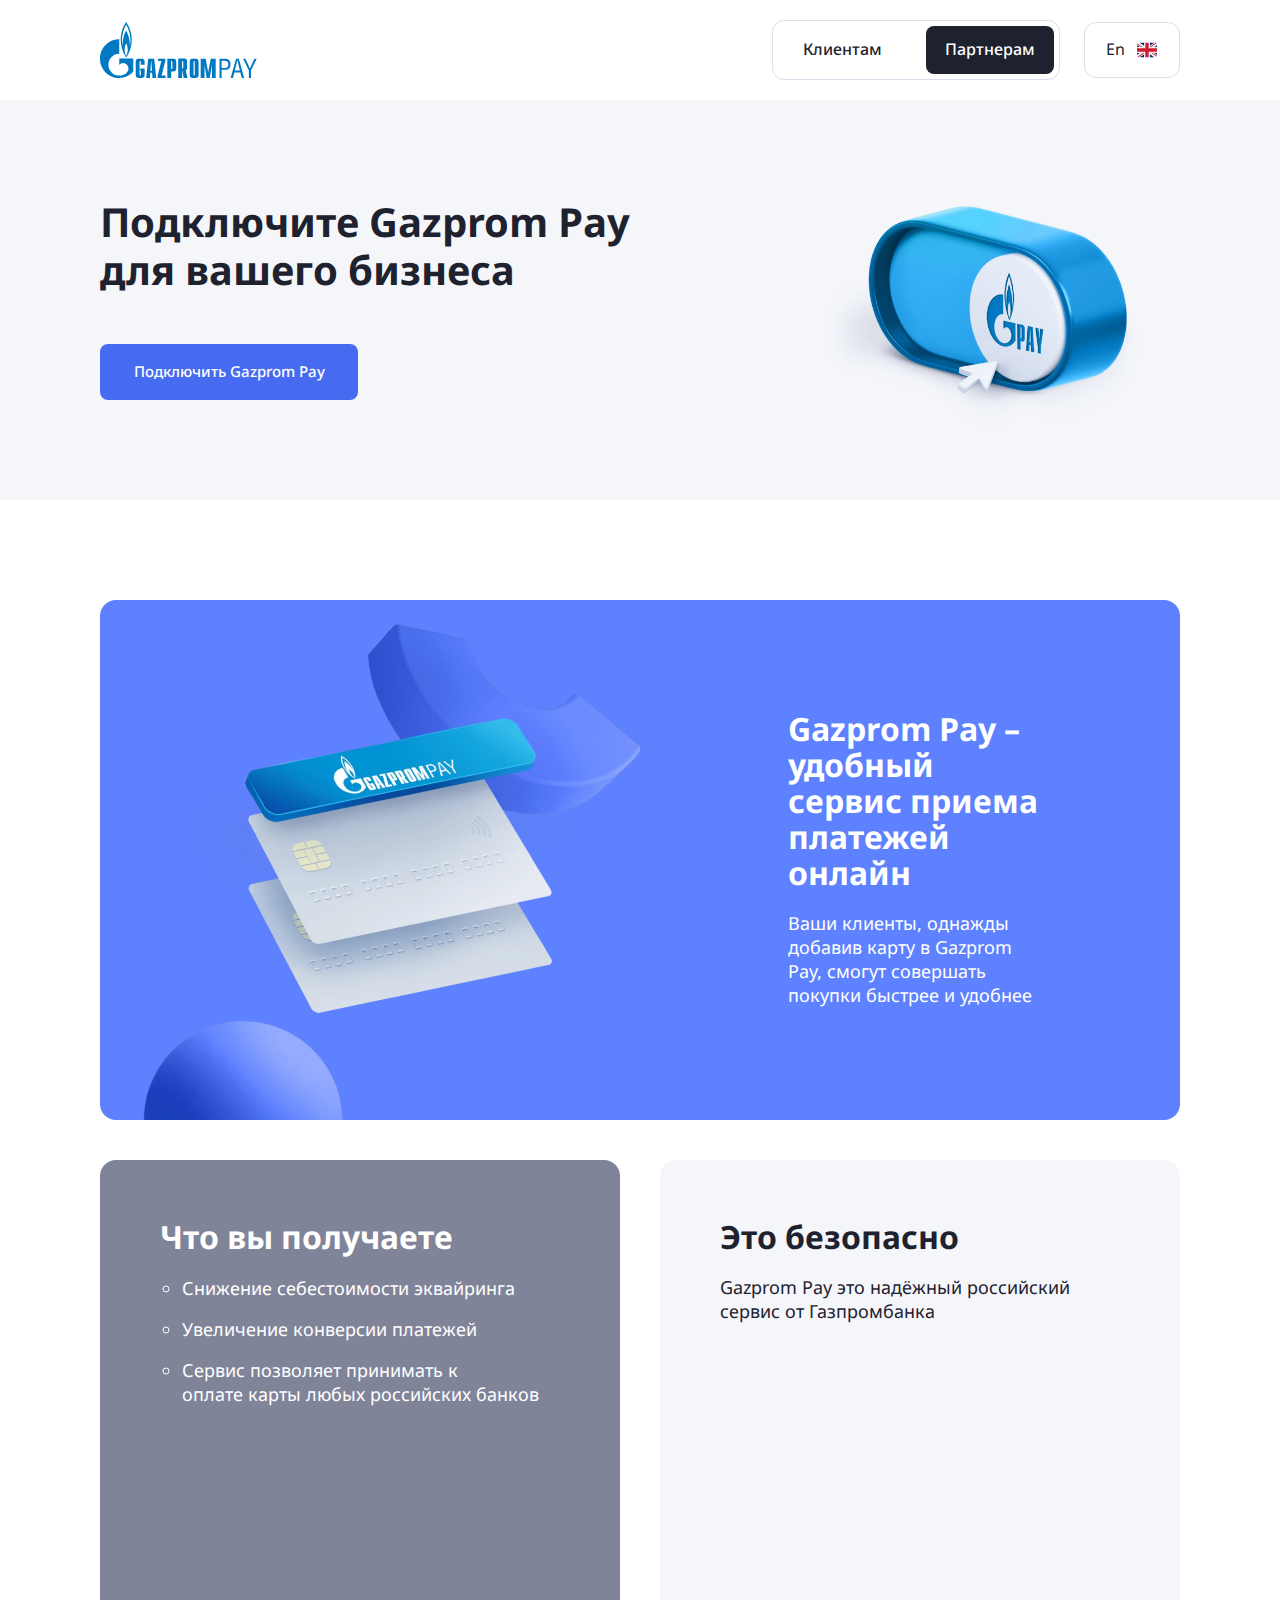
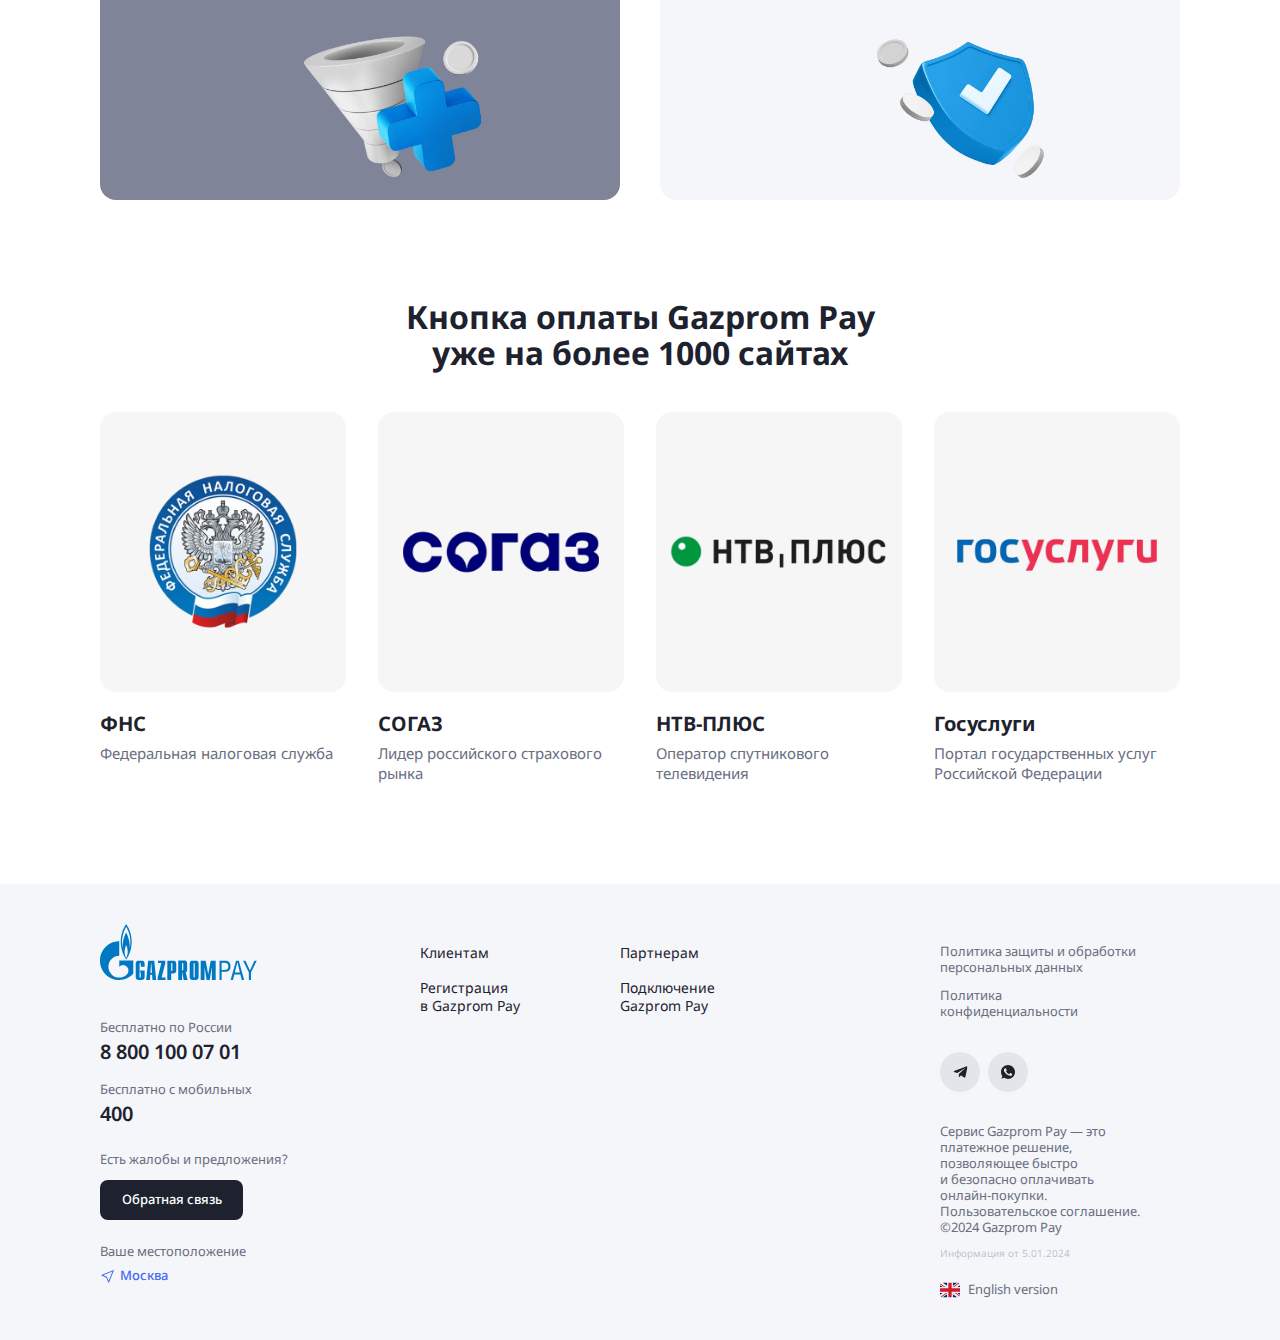
<file: partners.html>
<!DOCTYPE html>
<html lang="ru">

<head>
  <meta charset="UTF-8">
  <meta name="viewport" content="width=device-width, initial-scale=1.0">
  <meta http-equiv="X-UA-Compatible" content="ie=edge">
  <link rel="stylesheet" href="css/style.css">
  <title>Партнерам - Gazprom Pay</title>
</head>

<body>
  <header class="header">
    <div class="container">
      <div class="header__wrapper">
        <a class="header__logo-link" href="#" aria-label="Ссылка на главную страницу">
          <svg class="header__logo-image" width="157" height="68" aria-hidden="true">
            <use xlink:href="images/sprite.svg#logo-gazprom-pay"></use>
          </svg>
        </a>
        <div class="header__box">
          <a class="header__btn btn btn--fifth" href="index.html">
            Клиентам
          </a>
          <a class="header__btn btn header__btn--active" href="#">
            Партнерам
          </a>
        </div>
        <a class="header__language-link" href="#" aria-label="Ссылка на английскую версию сайта">
          En
          <svg class="header__language-icon" width="20" height="20" aria-hidden="true">
            <use xlink:href="images/sprite.svg#icon-flag"></use>
          </svg>
        </a>
        <a href="clients.html" class="header__link">Клиентам</a>
      </div>
    </div>
  </header>
  <main>
    <section class="hero hero--partners">
      <div class="container">
        <div class="hero__wrapper">
          <div class="hero__content">
            <h1 class="hero__heading">
              Подключите Gazprom Pay для вашего бизнеса
            </h1>
            <button class="btn hero__btn btn--second" href="#">
              Подключить Gazprom Pay
            </button>
          </div>
          <picture>
            <source media="(max-width: 1023px)"
              srcset="images/image-switch-gpay-tablet.png 1x, images/image-switch-gpay-tablet@2x.png 2x">
            <source media="(max-width: 767px)"
              srcset="images/image-switch-gpay-mobile.png 1x, images/image-switch-gpay-mobile@2x.png 2x">
            <img class="hero__image" src="images/image-switch-gpay-desktop.png"
              srcset="images/image-switch-gpay-desktop@2x.png 2x" width="660" height="640"
              alt="Курсор указывает на переключатель Газпром пей">
          </picture>
        </div>
      </div>
    </section>
    <section class="advantages advantages--alternative">
      <h2 class="visually-hidden">
        Gazprom Pay обладает большим количеством преимуществ, которые позволяют комфортно использовать сервис
      </h2>
      <div class="container">
        <ul class="advantages__main-list advantages__main-list--grid">
          <li class="advantages__main-item advantages__main-item--flat">
            <div class="card-advantages card-advantages--blue">
              <picture class="card-advantages__picture">
                <source media="(max-width: 767px)"
                  srcset="images/image-cards-gpay-mobile.png 1x, images/image-cards-gpay-mobile@2x.png 2x">
                <source media="(max-width: 1023px)"
                  srcset="images/image-cards-gpay-tablet.png 1x, images/image-cards-gpay-tablet@2x.png 2x">
                  <img class="card-advantages__image" src="images/image-cards-gpay-desktop.png"
                  srcset="images/image-cards-gpay-desktop@2x.png 2x" width="588" height="520"
                  alt="Банковские карты с блоком сверху от Газпром пэй">
              </picture>
              <div class="card-advantages__content">
                <h3 class="card-advantages__heading">
                  Gazprom Pay&nbsp;– удобный сервис приема<br>платежей онлайн
                </h3>
                <p class="card-advantages__description">
                  Ваши клиенты, однажды добавив карту&nbsp;в Gazprom Pay, смогут совершать<br> покупки быстрее
                  и&nbsp;удобнее
                </p>
              </div>
            </div>
          </li>
          <li class="advantages__main-item">
            <div class="card-advantages card-advantages--small card-advantages--dark-gray">
              <div class="card-advantages__content">
                <h3 class="card-advantages__heading">
                  Что вы&nbsp;получаете
                </h3>
                <ul class="card-advantages__sublist">
                  <li class="card-advantages__subitem">
                    Снижение себестоимости эквайринга
                  </li>
                  <li class="card-advantages__subitem">
                    Увеличение конверсии платежей
                  </li>
                  <li class="card-advantages__subitem">
                    Сервис позволяет принимать к оплате&nbsp;карты любых российских банков
                  </li>
                </ul>
              </div>
              <picture class="card-advantages__picture">
                <source media="(max-width: 767px)"
                  srcset="images/image-plus-mobile.png 1x, images/image-plus-mobile@2x.png 2x">
                <source media="(max-width: 1023px)"
                  srcset="images/image-plus-tablet.png 1x, images/image-plus-tablet@2x.png 2x">
                  <img class="card-advantages__image" src="images/image-plus-desktop.png"
                  srcset="images/image-plus-desktop@2x.png 2x" width="600" height="324"
                  alt="Абстрактные фигуры плюс, воронка и монеты">
              </picture>
            </div>
          </li>
          <li class="advantages__main-item">
            <div class="card-advantages card-advantages--small card-advantages--light-gray">
              <div class="card-advantages__content">
                <h3 class="card-advantages__heading">
                  Это безопасно
                </h3>
                <p class="card-advantages__description">
                  Gazprom Pay это надёжный российский сервис от&nbsp;Газпромбанка
                </p>
              </div>
              <picture class="card-advantages__picture">
                <source media="(max-width: 767px)"
                  srcset="images/image-security-mobile.png 1x, images/image-security-mobile@2x.png 2x">
                <source media="(max-width: 1023px)"
                  srcset="images/image-security-tablet.png 1x, images/image-security-tablet@2x.png 2x">
                  <img class="card-advantages__image" src="images/image-security-desktop.png"
                  srcset="images/image-security-desktop@2x.png 2x" width="600" height="324"
                  alt="Синий щит с белой галкой возле трёх монет">
              </picture>
            </div>
          </li>
        </ul>
      </div>
    </section>
    <section class="payment payment--partners">
      <div class="container">
        <h2 class="payment__title">
          Кнопка оплаты Gazprom Pay уже на&nbsp;более 1000 сайтах
        </h2>
        <ul class="payment__list">
          <li class="payment__item">
              <picture class="payment__picture">
                <source media="(max-width: 767px)" srcset="images/logo-fns-mobile.png 1x, images/logo-fns-mobile@2x.png 2x">
                <source media="(max-width: 1023px)" srcset="images/logo-fns-tablet.png 1x, images/logo-fns-tablet@2x.png 2x">
                <img class="payment__image" src="images/logo-fns-desktop.png" srcset="images/logo-fns-desktop@2x.png 2x"
                height="326" alt="Логотип ФНС">
              </picture>
            <h3 class="payment__heading">
              ФНС
            </h3>
            <p class="payment__description">
              Федеральная налоговая служба
            </p>
          </li>
          <li class="payment__item">
              <picture class="payment__picture">
                <source media="(max-width: 767px)" srcset="images/logo-sogaz-mobile.png 1x, images/logo-sogaz-mobile@2x.png 2x">
                <source media="(max-width: 1023px)" srcset="images/logo-sogaz-tablet.png 1x, images/logo-sogaz-tablet@2x.png 2x">
                <img class="payment__image" src="images/logo-sogaz-desktop.png"
                srcset="images/logo-sogaz-desktop@2x.png 2x" width="286" height="326" alt="Логотип СОГАЗ">
              </picture>
            <h3 class="payment__heading">
              СОГАЗ
            </h3>
            <p class="payment__description">
              Лидер российского страхового рынка
            </p>
          </li>
          <li class="payment__item">
              <picture class="payment__picture">
                <source media="(max-width: 767px)" srcset="images/logo-ntv-plus-mobile.png 1x, images/logo-ntv-plus-mobile@2x.png 2x">
                <source media="(max-width: 1023px)" srcset="images/logo-ntv-plus-tablet.png 1x, images/logo-ntv-plus-tablet@2x.png 2x">
                <img class="payment__image" src="images/logo-ntv-plus-desktop.png"
                srcset="images/logo-ntv-plus-desktop@2x.png 2x" width="286" height="326" alt="Логотип НТВ-ПЛЮС">
              </picture>
            <h3 class="payment__heading">
              НТВ-ПЛЮС
            </h3>
            <p class="payment__description">
              Оператор спутникового телевидения
            </p>
          </li>
          <li class="payment__item">
              <picture class="payment__picture">
                <source media="(max-width: 767px)" srcset="images/logo-state-services-mobile.png 1x, images/logo-state-services-mobile@2x.png 2x">
                <source media="(max-width: 1023px)" srcset="images/logo-state-services-tablet.png 1x, images/logo-state-services-tablet@2x.png 2x">
                <img class="payment__image" src="images/logo-state-services-desktop.png"
                srcset="images/logo-state-services-desktop@2x.png 2x" width="286" height="326" alt="Логотип Госуслуг">
              </picture>
            <h3 class="payment__heading">
              Госуслуги
            </h3>
            <p class="payment__description">
              Портал государственных услуг Российской Федерации
            </p>
          </li>
        </ul>
      </div>
    </section>
  </main>
  <footer class="footer">
    <div class="container">
      <div class="footer__wrapper">
        <div class="footer__left">
          <a class="footer__logo-link" href="#" aria-label="Ссылка на главную страницу">
            <svg class="footer__logo-image" width="157" height="56" aria-hidden="true">
              <use xlink:href="images/sprite.svg#logo-gazprom-pay"></use>
            </svg>
          </a>
          <div class="footer__contacts">
            <div class="footer__phone">
              <span class="footer__phone-text">
                Бесплатно по&nbsp;России
              </span>
              <a class="footer__phone-link" href="tel:88001000701">
                8&nbsp;800&nbsp;100 07&nbsp;01
              </a>
            </div>
            <div class="footer__phone">
              <span class="footer__phone-text">
                Бесплатно с&nbsp;мобильных
              </span>
              <a class="footer__phone-link" href="tel:400">
                400
              </a>
            </div>
          </div>
          <div class="footer__feedback">
            <span class="footer__feedback-text">
              Есть жалобы и&nbsp;предложения?
            </span>
            <button class="btn footer__feedback-btn btn--sixth" type="button">
              Обратная связь
            </button>
          </div>
          <div class="footer__location">
            <span class="footer__location-text">
              Ваше местоположение
            </span>
            <a class="footer__location-link" href="#">
              <svg class="footer__location-icon" width="16" height="16" aria-hidden="true">
                <use xlink:href="images/sprite.svg#icon-location"></use>
              </svg>
              Москва
            </a>
          </div>
        </div>
        <ul class="footer__nav-list">
          <li class="footer__nav-item">
            <a class="footer__nav-link" href="#">
              Клиентам
            </a>
          </li>
          <li class="footer__nav-item">
            <a class="footer__nav-link" href="#">
              Партнерам
            </a>
          </li>
          <li class="footer__nav-item">
            <a class="footer__nav-link" href="#">
              Регистрация в&nbsp;Gazprom Pay
            </a>
          </li>
          <li class="footer__nav-item">
            <a class="footer__nav-link" href="#">
              Подключение Gazprom Pay
            </a>
          </li>
        </ul>
        <div class="footer__right">
          <div class="footer__policy">
            <a class="footer__policy-link" href="#">
              Политика защиты и&nbsp;обработки персональных данных
            </a>
            <a class="footer__policy-link" href="#">
              Политика конфиденциальности
            </a>
          </div>
          <ul class="socials footer__socials">
            <li class="socials__item">
              <a class="socials__link" href="#" aria-label="Ссылка на Телеграм">
                <svg class="socials__icon" width="15" height="12" aria-hidden="true">
                  <use xlink:href="images/sprite.svg#icon-telegram"></use>
                </svg>
              </a>
            </li>
            <li class="socials__item">
              <a class="socials__link" href="#" aria-label="ссылка на WhatsUp">
                <svg class="socials__icon" width="14" height="14" aria-hidden="true">
                  <use xlink:href="images/sprite.svg#icon-whatsapp"></use>
                </svg>
              </a>
            </li>
          </ul>
          <div class="footer__copyright">
            <p class="footer__copyright-text">
              Сервис Gazprom Pay&nbsp;&mdash; это платежное решение, позволяющее быстро и&nbsp;безопасно оплачивать
              онлайн-покупки. <a class="footer__copyright-link" href="#">Пользовательское соглашение</a>.
              &copy;2024&nbsp;Gazprom Pay
            </p>
            <span class="footer__copyright-date">
              Информация от&nbsp;5.01.2024
            </span>
          </div>
          <a class="footer__language-link" href="#" aria-label="Ссылка на английскую версию сайта">
            <svg class="footer__language-icon" width="20" height="20" aria-hidden="true">
              <use xlink:href="images/sprite.svg#icon-flag"></use>
            </svg>
            English version
          </a>
        </div>
      </div>
    </div>
  </footer>
</body>

</html>
</file>
<file: css/style.css>
/* Global */
/* ------------------------------------ */
/*! normalize.css v8.0.1 | MIT License | github.com/necolas/normalize.css */
/* Document
  ========================================================================== */
/**
 * 1. Correct the line height in all browsers.
 * 2. Prevent adjustments of font size after orientation changes in iOS.
 */
html {
  line-height: 1.15; /* 1 */
  -webkit-text-size-adjust: 100%; /* 2 */
}

/* Sections
  ========================================================================== */
/**
* Remove the margin in all browsers.
*/
body {
  margin: 0;
}

/**
* Render the `main` element consistently in IE.
*/
main {
  display: block;
}

/**
* Correct the font size and margin on `h1` elements within `section` and
* `article` contexts in Chrome, Firefox, and Safari.
*/
h1 {
  margin: 0.67em 0;
  font-size: 2em;
}

/* Grouping content
  ========================================================================== */
/**
* 1. Add the correct box sizing in Firefox.
* 2. Show the overflow in Edge and IE.
*/
hr {
  box-sizing: content-box; /* 1 */
  height: 0; /* 1 */
  overflow: visible; /* 2 */
}

/**
* 1. Correct the inheritance and scaling of font size in all browsers.
* 2. Correct the odd `em` font sizing in all browsers.
*/
pre {
  font-size: 1em; /* 2 */
  font-family: monospace, monospace; /* 1 */
}

/* Text-level semantics
  ========================================================================== */
/**
* Remove the gray background on active links in IE 10.
*/
a {
  background-color: transparent;
}

/**
* 1. Remove the bottom border in Chrome 57-
* 2. Add the correct text decoration in Chrome, Edge, IE, Opera, and Safari.
*/
abbr[title] {
  text-decoration: underline; /* 2 */
  -webkit-text-decoration: underline dotted;
          text-decoration: underline dotted; /* 2 */
  border-bottom: none; /* 1 */
}

/**
* Add the correct font weight in Chrome, Edge, and Safari.
*/
b,
strong {
  font-weight: bolder;
}

/**
* 1. Correct the inheritance and scaling of font size in all browsers.
* 2. Correct the odd `em` font sizing in all browsers.
*/
code,
kbd,
samp {
  font-size: 1em; /* 2 */
  font-family: monospace, monospace; /* 1 */
}

/**
* Add the correct font size in all browsers.
*/
small {
  font-size: 80%;
}

/**
* Prevent `sub` and `sup` elements from affecting the line height in
* all browsers.
*/
sub,
sup {
  position: relative;
  font-size: 75%;
  line-height: 0;
  vertical-align: baseline;
}

sub {
  bottom: -0.25em;
}

sup {
  top: -0.5em;
}

/* Embedded content
  ========================================================================== */
/**
* Remove the border on images inside links in IE 10.
*/
img {
  border-style: none;
}

/* Forms
  ========================================================================== */
/**
* 1. Change the font styles in all browsers.
* 2. Remove the margin in Firefox and Safari.
*/
button,
input,
optgroup,
select,
textarea {
  margin: 0; /* 2 */
  font-size: 100%; /* 1 */
  line-height: 1.15; /* 1 */
  font-family: inherit; /* 1 */
}

/**
* Show the overflow in IE.
* 1. Show the overflow in Edge.
*/
button,
input {
  /* 1 */
  overflow: visible;
}

/**
* Remove the inheritance of text transform in Edge, Firefox, and IE.
* 1. Remove the inheritance of text transform in Firefox.
*/
button,
select {
  /* 1 */
  text-transform: none;
}

/**
* Correct the inability to style clickable types in iOS and Safari.
*/
button,
[type=button],
[type=reset],
[type=submit] {
  -webkit-appearance: button;
}

/**
* Remove the inner border and padding in Firefox.
*/
button::-moz-focus-inner,
[type=button]::-moz-focus-inner,
[type=reset]::-moz-focus-inner,
[type=submit]::-moz-focus-inner {
  padding: 0;
  border-style: none;
}

/**
* Restore the focus styles unset by the previous rule.
*/
button:-moz-focusring,
[type=button]:-moz-focusring,
[type=reset]:-moz-focusring,
[type=submit]:-moz-focusring {
  outline: 1px dotted ButtonText;
}

/**
* Correct the padding in Firefox.
*/
fieldset {
  padding: 0.35em 0.75em 0.625em;
}

/**
* 1. Correct the text wrapping in Edge and IE.
* 2. Correct the color inheritance from `fieldset` elements in IE.
* 3. Remove the padding so developers are not caught out when they zero out
*    `fieldset` elements in all browsers.
*/
legend {
  display: table; /* 1 */
  box-sizing: border-box; /* 1 */
  max-width: 100%; /* 1 */
  padding: 0; /* 3 */
  color: inherit; /* 2 */
  white-space: normal; /* 1 */
}

/**
* Add the correct vertical alignment in Chrome, Firefox, and Opera.
*/
progress {
  vertical-align: baseline;
}

/**
* Remove the default vertical scrollbar in IE 10+.
*/
textarea {
  overflow: auto;
}

/**
* 1. Add the correct box sizing in IE 10.
* 2. Remove the padding in IE 10.
*/
[type=checkbox],
[type=radio] {
  box-sizing: border-box; /* 1 */
  padding: 0; /* 2 */
}

/**
* Correct the cursor style of increment and decrement buttons in Chrome.
*/
[type=number]::-webkit-inner-spin-button,
[type=number]::-webkit-outer-spin-button {
  height: auto;
}

/**
* 1. Correct the odd appearance in Chrome and Safari.
* 2. Correct the outline style in Safari.
*/
[type=search] {
  outline-offset: -2px; /* 2 */
  -webkit-appearance: textfield; /* 1 */
}

/**
* Remove the inner padding in Chrome and Safari on macOS.
*/
[type=search]::-webkit-search-decoration {
  -webkit-appearance: none;
}

/**
* 1. Correct the inability to style clickable types in iOS and Safari.
* 2. Change font properties to `inherit` in Safari.
*/
::-webkit-file-upload-button {
  font: inherit; /* 2 */
  -webkit-appearance: button; /* 1 */
}

/* Interactive
  ========================================================================== */
/*
* Add the correct display in Edge, IE 10+, and Firefox.
*/
details {
  display: block;
}

/*
* Add the correct display in all browsers.
*/
summary {
  display: list-item;
}

/* Misc
  ========================================================================== */
/**
* Add the correct display in IE 10+.
*/
template {
  display: none;
}

/**
* Add the correct display in IE 10.
*/
[hidden] {
  display: none;
}

/* Fonts */
/* ------------------------------------ */
/* Colors */
/* ------------------------------------ */
/* Breakpoints */
/* ------------------------------------ */
@font-face {
  font-family: "Noto Sans";
  src: url("../../fonts/noto-sans-regular.woff2") format("woff2"), url("../../fonts/noto-sans-regular.woff") format("woff");
  font-weight: 400;
  font-style: normal;
  font-display: swap;
}
@font-face {
  font-family: "Noto Sans";
  src: url("../../fonts/noto-sans-medium.woff2") format("woff2"), url("../../fonts/noto-sans-medium.woff") format("woff");
  font-weight: 500;
  font-style: normal;
  font-display: swap;
}
@font-face {
  font-family: "Noto Sans";
  src: url("../../fonts/noto-sans-semibold.woff2") format("woff2"), url("../../fonts/noto-sans-semibold.woff") format("woff");
  font-weight: 600;
  font-style: normal;
  font-display: swap;
}
@font-face {
  font-family: "Noto Sans";
  src: url("../../fonts/noto-sans-bold.woff2") format("woff2"), url("../../fonts/noto-sans-bold.woff") format("woff");
  font-weight: 700;
  font-style: normal;
  font-display: swap;
}
*,
*::after,
*::before {
  box-sizing: border-box;
}

body {
  margin: 0;
  padding: 0;
  font-family: "Noto Sans", "Arial", sans-serif;
  color: #1E222E;
}

img {
  display: block;
  height: auto;
  max-width: 100%;
  -o-object-fit: cover;
     object-fit: cover;
}

a {
  color: inherit;
  text-decoration: none;
}

.container {
  max-width: 1440px;
  margin: 0 auto;
  padding: 0 100px;
}
@media (max-width: 1023px) {
  .container {
    padding: 0 30px;
  }
}
@media (max-width: 767px) {
  .container {
    padding: 0 15px;
  }
}

.visually-hidden {
  position: absolute;
  width: 1px;
  height: 1px;
  margin: -1px;
  padding: 0;
  overflow: hidden;
  white-space: nowrap;
  border: 0;
  clip: rect(0 0 0 0);
  -webkit-clip-path: inset(100%);
          clip-path: inset(100%);
}

/* Blocks */
/* ------------------------------------ */
.header {
  padding: 16px 0;
}
@media (max-width: 767px) {
  .header {
    padding: 0;
  }
}
.header__wrapper {
  display: flex;
  align-items: center;
}
.header__logo-link {
  display: flex;
  margin-right: auto;
}
@media (max-width: 767px) {
  .header__logo-link {
    width: 98px;
  }
}
.header__box {
  display: flex;
  align-items: center;
  margin: 0 24px 0 0;
  border: 1px solid #DBDFEC;
  border-radius: 12px;
  -moz-column-gap: 20px;
       column-gap: 20px;
  padding: 5px;
}
@media (max-width: 1023px) {
  .header__box {
    display: none;
  }
}
.header__btn {
  width: 128px;
}
.header__language-link {
  outline: none;
  display: flex;
  align-items: center;
  -moz-column-gap: 12px;
       column-gap: 12px;
  border: 1px solid #DBDFEC;
  border-radius: 12px;
  padding: 17px 22px 17px 21px;
}
@media (max-width: 1023px) {
  .header__language-link {
    display: none;
  }
}
.header__language-link:hover, .header__language-link:focus-visible {
  background-color: #EAECF4;
}
.header__link {
  display: none;
  font-weight: 500;
  font-size: 14px;
  line-height: 20px;
}
@media (max-width: 1023px) {
  .header__link {
    display: block;
  }
}

.btn {
  outline: none;
  padding: 14px;
  color: #FFFFFF;
  font-family: inherit;
  font-size: 16px;
  font-weight: 500;
  line-height: 20px;
  text-align: center;
  border: none;
  background-color: #1E222E;
  border-radius: 8px;
  cursor: pointer;
}
.btn--second {
  padding: 18px;
  font-size: 15px;
  line-height: 20px;
  background-color: #476BF0;
}
@media (max-width: 1023px) {
  .btn--second {
    font-size: 13px;
    line-height: 16px;
    padding: 16px;
  }
}
.btn--second:hover, .btn--second:focus-visible {
  background-color: #3356D7;
}
.btn--disabled, .btn--disabled:hover, .btn--disabled:focus {
  background-color: #F0F0F0;
  color: #9A9BA0;
  cursor: auto;
}
.btn--third {
  color: #1E222E;
  padding: 14px;
  font-size: 15px;
  line-height: 20px;
  background-color: #FFFFFF;
}
@media (max-width: 1023px) {
  .btn--third {
    padding: 12px;
  }
}
.btn--fourth {
  color: #1E222E;
  background-color: #EDEEEF;
}
.btn--fifth {
  color: #1E222E;
  background-color: transparent;
}
.btn--fifth:hover, .btn--fifth:focus-visible {
  background-color: #EAECF4;
}
.btn--sixth {
  padding: 12px;
  font-size: 13px;
  line-height: 16px;
}

.hero {
  background-color: #F4F6FA;
}
.hero--partners .hero__heading {
  margin: 0 0 48px 0;
}
@media (max-width: 1023px) {
  .hero--partners .hero__heading {
    margin: 0 0 35px 0;
  }
}
.hero--partners .hero__btn {
  width: 258px;
}
@media (max-width: 1023px) {
  .hero--partners .hero__btn {
    width: 233px;
    margin: auto;
  }
}
.hero__wrapper {
  display: flex;
  align-items: center;
  -moz-column-gap: 180px;
       column-gap: 180px;
}
@media (max-width: 1023px) {
  .hero__wrapper {
    -moz-column-gap: 8px;
         column-gap: 8px;
  }
}
@media (max-width: 767px) {
  .hero__wrapper {
    flex-direction: column;
  }
}
.hero__content {
  padding: 100px 0;
  display: flex;
  flex-direction: column;
  align-items: flex-start;
}
@media (max-width: 1023px) {
  .hero__content {
    padding: 60px 0;
    align-items: flex-start;
  }
}
@media (max-width: 767px) {
  .hero__content {
    text-align: center;
    padding: 45px 0 0;
    z-index: 10;
  }
}
.hero__image {
  width: 660px;
}
@media (max-width: 1023px) {
  .hero__image {
    width: 420px;
  }
}
@media (max-width: 767px) {
  .hero__image {
    width: 375px;
    margin: -53px 0 0;
  }
}
.hero__btn {
  width: 272px;
}
@media (max-width: 1023px) {
  .hero__btn {
    width: 244px;
  }
}
@media (max-width: 767px) {
  .hero__btn {
    margin: auto;
  }
}
.hero__heading {
  margin: 0 0 24px;
  font-size: 40px;
  line-height: 48px;
}
@media (max-width: 1023px) {
  .hero__heading {
    font-size: 32px;
    line-height: 38px;
    margin: 0 0 20px;
  }
}
.hero__heading-highlight {
  color: #476BF0;
}
.hero__description {
  margin: 0 0 48px;
  font-size: 18px;
  line-height: 24px;
}
@media (max-width: 1023px) {
  .hero__description {
    font-size: 16px;
    margin: 0 0 39px;
  }
}
@media (max-width: 767px) {
  .hero__description {
    margin: 0 0 39px;
  }
}

.advantages__main-list {
  display: grid;
  gap: 40px;
  padding: 100px 0 0 0;
  margin: 0 0 100px;
  list-style-type: none;
}
@media (max-width: 1023px) {
  .advantages__main-list {
    display: flex;
    flex-wrap: wrap;
    padding: 77px 0 0;
    gap: 18px;
    margin: 0 0 80px;
  }
}
@media (max-width: 767px) {
  .advantages__main-list {
    flex-direction: column;
    padding: 55px 0 0;
    gap: 16px;
    margin: 0 0 59px;
  }
}
.advantages__main-list--grid {
  grid-template-columns: repeat(2, 1fr);
}
@media (max-width: 1023px) {
  .advantages__main-list--grid {
    padding: 83px 0 0;
  }
}
@media (max-width: 767px) {
  .advantages__main-list--grid {
    padding: 59px 0 0;
    gap: 15px;
  }
}
.advantages__main-item--flat {
  grid-column: span 2;
}
.advantages__list {
  display: grid;
  grid-template-columns: repeat(3, 1fr);
  gap: 30px 60px;
  margin: 0;
  padding: 0 80px;
  list-style: none;
}
@media (max-width: 1023px) {
  .advantages__list {
    padding: 0;
    gap: 24px;
  }
}
@media (max-width: 767px) {
  .advantages__list {
    display: flex;
    flex-direction: column;
    gap: 30px;
  }
}
.advantages__list-item {
  display: flex;
  flex-direction: column;
  align-items: center;
}
.advantages__list-box {
  display: flex;
  justify-content: center;
  align-items: center;
  width: 64px;
  height: 64px;
  margin: 0 0 20px 0;
  border-radius: 12px;
  background-color: #476BF0;
}
@media (max-width: 1023px) {
  .advantages__list-box {
    width: 48px;
    height: 48px;
    margin: 0 0 15px 0;
  }
}
@media (max-width: 1023px) {
  .advantages__list-icon {
    width: 24px;
    height: 24px;
  }
}
.advantages__list-heading {
  margin: 0 0 12px 0;
  font-size: 24px;
  line-height: 28px;
}
@media (max-width: 1023px) {
  .advantages__list-heading {
    font-size: 18px;
    line-height: 22px;
    margin: 0 0 10px 0;
  }
}
.advantages__list-description {
  margin: 0;
  font-size: 15px;
  line-height: 20px;
  text-align: center;
  color: #696E82;
}
@media (max-width: 1023px) {
  .advantages__list-description {
    font-size: 14px;
  }
}

.card-advantages {
  display: flex;
  align-items: center;
  -moz-column-gap: 100px;
       column-gap: 100px;
  height: 100%;
  border-radius: 16px;
}
@media (max-width: 1023px) {
  .card-advantages {
    flex-direction: column;
    width: 345px;
  }
}
.card-advantages--reverse .card-advantages__content {
  padding: 100px 0 100px 140px;
}
@media (max-width: 1023px) {
  .card-advantages--reverse .card-advantages__content {
    padding: 30px 16px 0 15px;
  }
}
@media (max-width: 1023px) {
  .card-advantages--reverse .card-advantages__heading {
    margin: 0 0 10px;
  }
}
.card-advantages--heavenly {
  background-color: #A8DCFF;
}
.card-advantages--purple {
  background-color: #8CA3FF;
}
@media (max-width: 1023px) {
  .card-advantages--purple .card-advantages__description {
    margin-bottom: 20px;
  }
}
.card-advantages--blue {
  color: #FFFFFF;
  background-color: #5E81FF;
}
@media (max-width: 1023px) {
  .card-advantages--blue {
    width: 100%;
    flex-direction: row;
    -moz-column-gap: 28px;
         column-gap: 28px;
  }
}
@media (max-width: 767px) {
  .card-advantages--blue {
    flex-direction: column;
    padding: 0 0 33px;
  }
}
@media (max-width: 1023px) {
  .card-advantages--blue .card-advantages__image {
    width: 340px;
  }
}
@media (max-width: 767px) {
  .card-advantages--blue .card-advantages__image {
    width: 266px;
  }
}
@media (max-width: 1023px) {
  .card-advantages--blue .card-advantages__content {
    padding: 73px 40px 73px 0;
  }
}
@media (max-width: 767px) {
  .card-advantages--blue .card-advantages__content {
    margin: -14px 0 0;
    padding: 0 0 0 30px;
  }
}
@media (max-width: 1023px) {
  .card-advantages--blue .card-advantages__heading {
    margin: 0 0 10px;
  }
}
.card-advantages--dark-gray {
  color: #FFFFFF;
  background-color: #7F8499;
}
@media (max-width: 1023px) {
  .card-advantages--dark-gray .card-advantages__heading {
    margin: 10px 0 6px;
  }
}
.card-advantages--light-gray {
  background-color: #F4F6FA;
}
.card-advantages--small {
  flex-direction: column;
  grid-column: span 1;
  min-height: 640px;
}
@media (max-width: 1023px) {
  .card-advantages--small {
    min-height: 408px;
  }
}
.card-advantages--small .card-advantages__content {
  padding: 60px;
}
@media (max-width: 1023px) {
  .card-advantages--small .card-advantages__content {
    padding: 20px 30px;
  }
}
.card-advantages--small .card-advantages__picture {
  margin: auto 0 0 0;
}
.card-advantages--small .card-advantages__image {
  width: 345px;
}
.card-advantages__picture {
  flex-shrink: 0;
}
.card-advantages__image {
  width: 588px;
}
@media (max-width: 1023px) {
  .card-advantages__image {
    width: 250px;
  }
}
.card-advantages__sublist {
  display: flex;
  flex-direction: column;
  row-gap: 16px;
  margin: 0;
  padding: 0 0 0 22px;
}
@media (max-width: 1023px) {
  .card-advantages__sublist {
    row-gap: 9px;
    padding: 0 0 0 20px;
  }
}
.card-advantages__subitem {
  font-size: 18px;
  line-height: 24px;
}
@media (max-width: 1023px) {
  .card-advantages__subitem {
    font-size: 14px;
    line-height: 20px;
  }
}
.card-advantages__subitem::marker {
  font-size: 20px;
}
.card-advantages__content {
  padding: 100px 140px 100px 0;
  display: flex;
  flex-direction: column;
  align-items: flex-start;
}
@media (max-width: 1023px) {
  .card-advantages__content {
    padding: 0 15px 30px;
  }
}
.card-advantages__heading {
  margin: 0 0 20px 0;
  font-size: 32px;
  line-height: 36px;
}
@media (max-width: 1023px) {
  .card-advantages__heading {
    font-size: 22px;
    line-height: 28px;
    margin: 10px 0 10px 0;
    letter-spacing: 0.01em;
  }
}
.card-advantages__description {
  margin: 0;
  font-size: 18px;
  line-height: 24px;
}
@media (max-width: 1023px) {
  .card-advantages__description {
    font-size: 14px;
    line-height: 20px;
    letter-spacing: 0.01em;
  }
}
.card-advantages__btn {
  width: 224px;
  margin: 32px 0 0 0;
}
@media (max-width: 1023px) {
  .card-advantages__btn {
    width: 187px;
    margin: 30px 0 0 0;
    align-self: center;
    font-size: 13px;
    line-height: 16px;
  }
}

.how-pay {
  padding: 100px 0 0 0;
}
@media (max-width: 1023px) {
  .how-pay {
    padding: 80px 0 0;
  }
}
@media (max-width: 767px) {
  .how-pay {
    padding: 60px 0 0;
  }
}
.how-pay__title {
  margin: 0 0 40px 0;
  text-align: center;
  font-size: 32px;
  line-height: 36px;
  letter-spacing: 0.01em;
}
@media (max-width: 1023px) {
  .how-pay__title {
    font-size: 22px;
    line-height: 28px;
    margin: 0 0 14px 0;
  }
}
.how-pay__list {
  display: grid;
  grid-template-columns: repeat(4, 280px);
  gap: 40px;
  margin: 0;
  padding: 0;
  list-style: none;
}
@media (max-width: 1023px) {
  .how-pay__list {
    grid-template-columns: repeat(2, 1fr);
    gap: 30px 26px;
  }
}
@media (max-width: 767px) {
  .how-pay__list {
    grid-template-columns: 1fr;
    gap: 25px;
  }
}
.how-pay__item, .how-pay__content {
  display: flex;
  flex-direction: column;
  align-items: center;
}
@media (max-width: 1023px) {
  .how-pay__item {
    flex-direction: row;
  }
}
@media (max-width: 1023px) {
  .how-pay__item:first-child .how-pay__content {
    padding: 14px 0 0 3px;
  }
}
.how-pay__icon {
  margin: 0 0 20px 0;
}
@media (max-width: 1023px) {
  .how-pay__icon {
    width: 56px;
    height: 56px;
    margin: 0 15px 0 0;
  }
}
.how-pay__content {
  align-items: center;
}
@media (max-width: 1023px) {
  .how-pay__content {
    align-items: flex-start;
  }
}
.how-pay__heading {
  margin: 0 0 12px 0;
  font-size: 24px;
  line-height: 28px;
  text-align: center;
}
@media (max-width: 1023px) {
  .how-pay__heading {
    font-size: 18px;
    line-height: 22px;
    text-align: start;
    margin: 0 0 10px 0;
    letter-spacing: 0.02em;
  }
}
.how-pay__description {
  margin: 0;
  font-size: 15px;
  line-height: 20px;
  color: #696E82;
}
@media (max-width: 1023px) {
  .how-pay__description {
    font-size: 14px;
  }
}

.payment {
  padding: 100px 0;
}
@media (max-width: 1023px) {
  .payment {
    padding: 82px 0;
  }
}
@media (max-width: 767px) {
  .payment {
    padding: 61px 0;
  }
}
.payment--partners {
  padding: 0 0 100px;
}
@media (max-width: 1023px) {
  .payment--partners {
    padding: 0 0 82px;
  }
}
@media (max-width: 767px) {
  .payment--partners {
    padding: 0 0 61px;
  }
}
.payment__title {
  max-width: 520px;
  margin: 0 auto 40px;
  text-align: center;
  font-size: 32px;
  line-height: 36px;
}
@media (max-width: 1023px) {
  .payment__title {
    max-width: 100%;
    font-size: 22px;
    line-height: 28px;
    margin: 0 0 30px;
  }
}
.payment__list {
  display: grid;
  grid-template-columns: repeat(4, 1fr);
  gap: 32px;
  margin: 0;
  padding: 0;
  list-style: none;
}
@media (max-width: 1023px) {
  .payment__list {
    gap: 16px;
  }
}
@media (max-width: 767px) {
  .payment__list {
    grid-template-columns: repeat(2, 1fr);
    gap: 20px 15px;
  }
}
.payment__picture {
  display: block;
  margin: 0 0 20px 0;
  background-color: #F6F6F6;
  border-radius: 16px;
}
@media (max-width: 1023px) {
  .payment__picture {
    margin: 0 0 16px 0;
  }
}
.payment__heading {
  margin: 0 0 8px 0;
  font-size: 20px;
  line-height: 24px;
}
@media (max-width: 1023px) {
  .payment__heading {
    font-size: 16px;
    line-height: 22px;
    margin: 0 0 3px 0;
  }
}
.payment__description {
  margin: 0;
  font-size: 15px;
  line-height: 20px;
  color: #696E82;
}
@media (max-width: 1023px) {
  .payment__description {
    font-size: 14px;
    max-width: 162px;
  }
}

.footer {
  padding: 40px 0;
  background-color: #F4F6FA;
}
@media (max-width: 767px) {
  .footer {
    padding: 20px 0;
  }
}
.footer__wrapper {
  display: grid;
  grid-template-columns: 191px 340px 1fr;
  -moz-column-gap: 129px;
       column-gap: 129px;
  align-items: start;
}
@media (max-width: 1023px) {
  .footer__wrapper {
    grid-template-columns: 191px 1fr;
    -moz-column-gap: 157px;
         column-gap: 157px;
  }
}
@media (max-width: 767px) {
  .footer__wrapper {
    grid-template-columns: 1fr;
  }
}
.footer__left {
  display: flex;
  flex-direction: column;
  align-items: flex-start;
}
@media (max-width: 767px) {
  .footer__left {
    align-items: center;
  }
}
.footer__logo-link {
  display: flex;
  margin: 0 0 40px;
}
@media (max-width: 767px) {
  .footer__logo-link {
    width: 98px;
    height: 42px;
    margin: 0 0 31px;
  }
}
.footer__contacts, .footer__phone, .footer__feedback, .footer__location, .footer__right, .footer__policy, .footer__copyright {
  display: flex;
  flex-direction: column;
  align-items: flex-start;
}
.footer__contacts {
  row-gap: 16px;
  margin: 0 0 24px;
}
@media (max-width: 767px) {
  .footer__contacts {
    row-gap: 19px;
    align-items: center;
    margin: 0 0 19px;
  }
}
.footer__phone {
  row-gap: 2px;
}
@media (max-width: 767px) {
  .footer__phone {
    display: flex;
    align-items: center;
    row-gap: 6px;
  }
}
.footer__phone-link {
  font-size: 20px;
  line-height: 28px;
  font-weight: 600;
}
@media (max-width: 767px) {
  .footer__phone-link {
    font-size: 18px;
    line-height: 22px;
  }
}
.footer__phone-link:hover, .footer__phone-link:focus-visible {
  color: #476BF0;
}
.footer__phone-text, .footer__feedback-text, .footer__location-text, .footer__policy-link, .footer__copyright-text, .footer__language-link {
  font-size: 13px;
  line-height: 16px;
  color: #6A6E80;
}
@media (max-width: 767px) {
  .footer__phone-text, .footer__feedback-text, .footer__location-text, .footer__copyright-text {
    font-size: 12px;
  }
}
.footer__feedback {
  row-gap: 12px;
  margin: 0 0 24px;
}
@media (max-width: 767px) {
  .footer__feedback {
    align-items: center;
    row-gap: 10px;
    margin: 0 0 21px;
  }
}
.footer__feedback-btn {
  width: 143px;
}
.footer__feedback-btn:hover, .footer__feedback-btn:focus-visible {
  background-color: #383F52;
}
.footer__location {
  row-gap: 8px;
}
@media (max-width: 767px) {
  .footer__location {
    row-gap: 4px;
    align-items: center;
  }
}
.footer__location-link {
  display: flex;
  align-items: center;
  -moz-column-gap: 4px;
       column-gap: 4px;
  font-size: 13px;
  font-weight: 500;
  line-height: 16px;
  color: #476BF0;
}
@media (max-width: 767px) {
  .footer__location-link {
    font-size: 12px;
  }
}
.footer__location-link:hover, .footer__location-link:focus-visible {
  color: #2F54DF;
}
.footer__nav-list {
  display: grid;
  grid-template-columns: repeat(2, 140px);
  gap: 16px 60px;
  margin: 0;
  padding: 20px 0 0;
  list-style: none;
}
@media (max-width: 1023px) {
  .footer__nav-list {
    display: none;
  }
}
.footer__nav-link {
  font-size: 14px;
  line-height: 18px;
}
.footer__nav-link:hover, .footer__nav-link:focus-visible {
  color: #476BF0;
}
.footer__right {
  padding: 20px 40px 0 51px;
}
@media (max-width: 1023px) {
  .footer__right {
    padding: 18px 0 0;
  }
}
@media (max-width: 767px) {
  .footer__right {
    padding: 40px 0 0;
    text-align: center;
    align-items: center;
  }
}
.footer__policy {
  row-gap: 12px;
  margin: 0 0 32px;
}
@media (max-width: 767px) {
  .footer__policy {
    display: none;
  }
}
.footer__socials {
  margin: 0 0 32px;
}
@media (max-width: 767px) {
  .footer .socials.footer__socials {
    display: none;
  }
}
.footer__copyright {
  row-gap: 12px;
  margin: 0 0 20px;
}
.footer__copyright-text {
  margin: 0;
}
@media (max-width: 767px) {
  .footer__copyright-text {
    padding: 0 10px;
  }
}
.footer__copyright-date {
  font-size: 10px;
  line-height: 12px;
  color: rgba(106, 110, 128, 0.4);
}
@media (max-width: 767px) {
  .footer__copyright-date {
    display: block;
    margin: auto;
  }
}
.footer__language-link {
  display: flex;
  align-items: center;
  -moz-column-gap: 8px;
       column-gap: 8px;
}
.footer__language-link:hover, .footer__language-link:focus-visible {
  color: #1E222E;
}

.socials {
  display: flex;
  gap: 8px;
  padding: 0;
  list-style: none;
}
.socials__link {
  display: flex;
  justify-content: center;
  align-items: center;
  width: 40px;
  height: 40px;
  border-radius: 50%;
  background-color: #E3E5EB;
}
.socials__link:hover, .socials__link:focus-visible {
  background-color: #D2D4DA;
}/*# sourceMappingURL=style.css.map */
</file>
